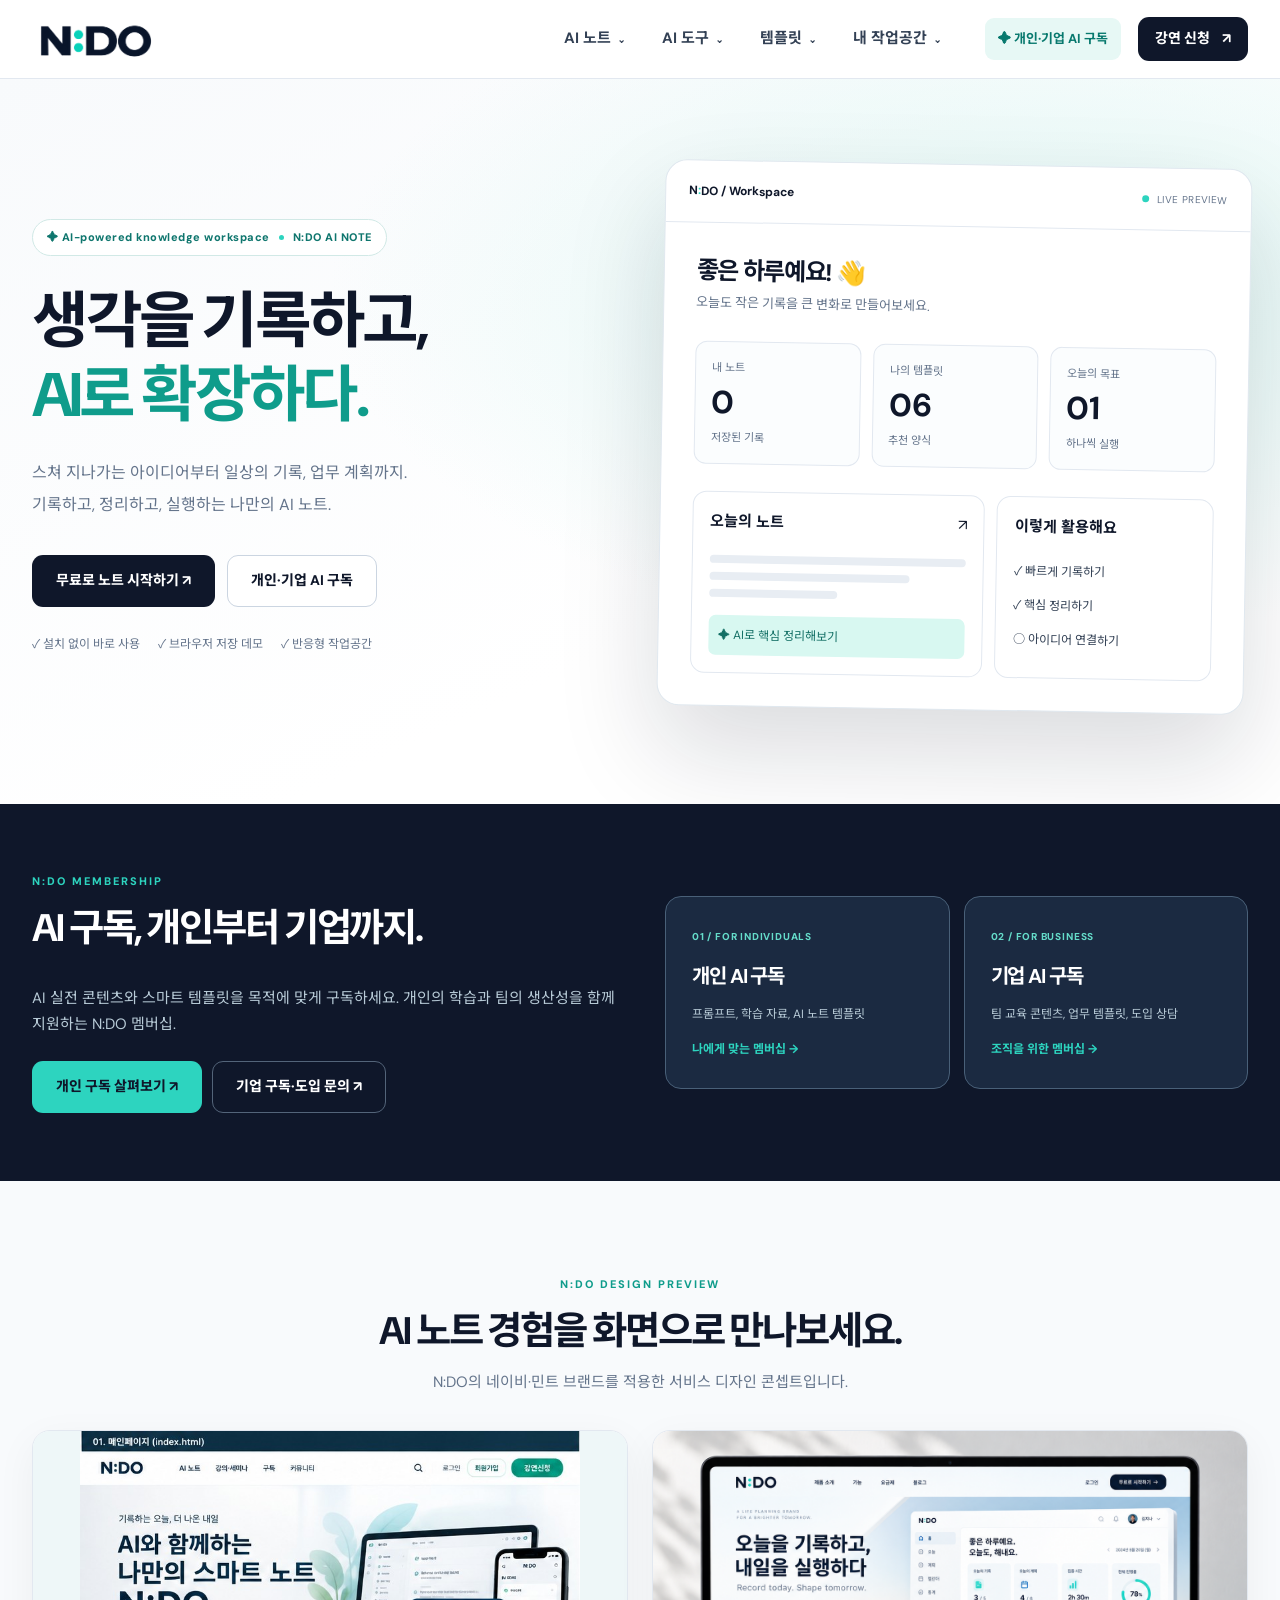
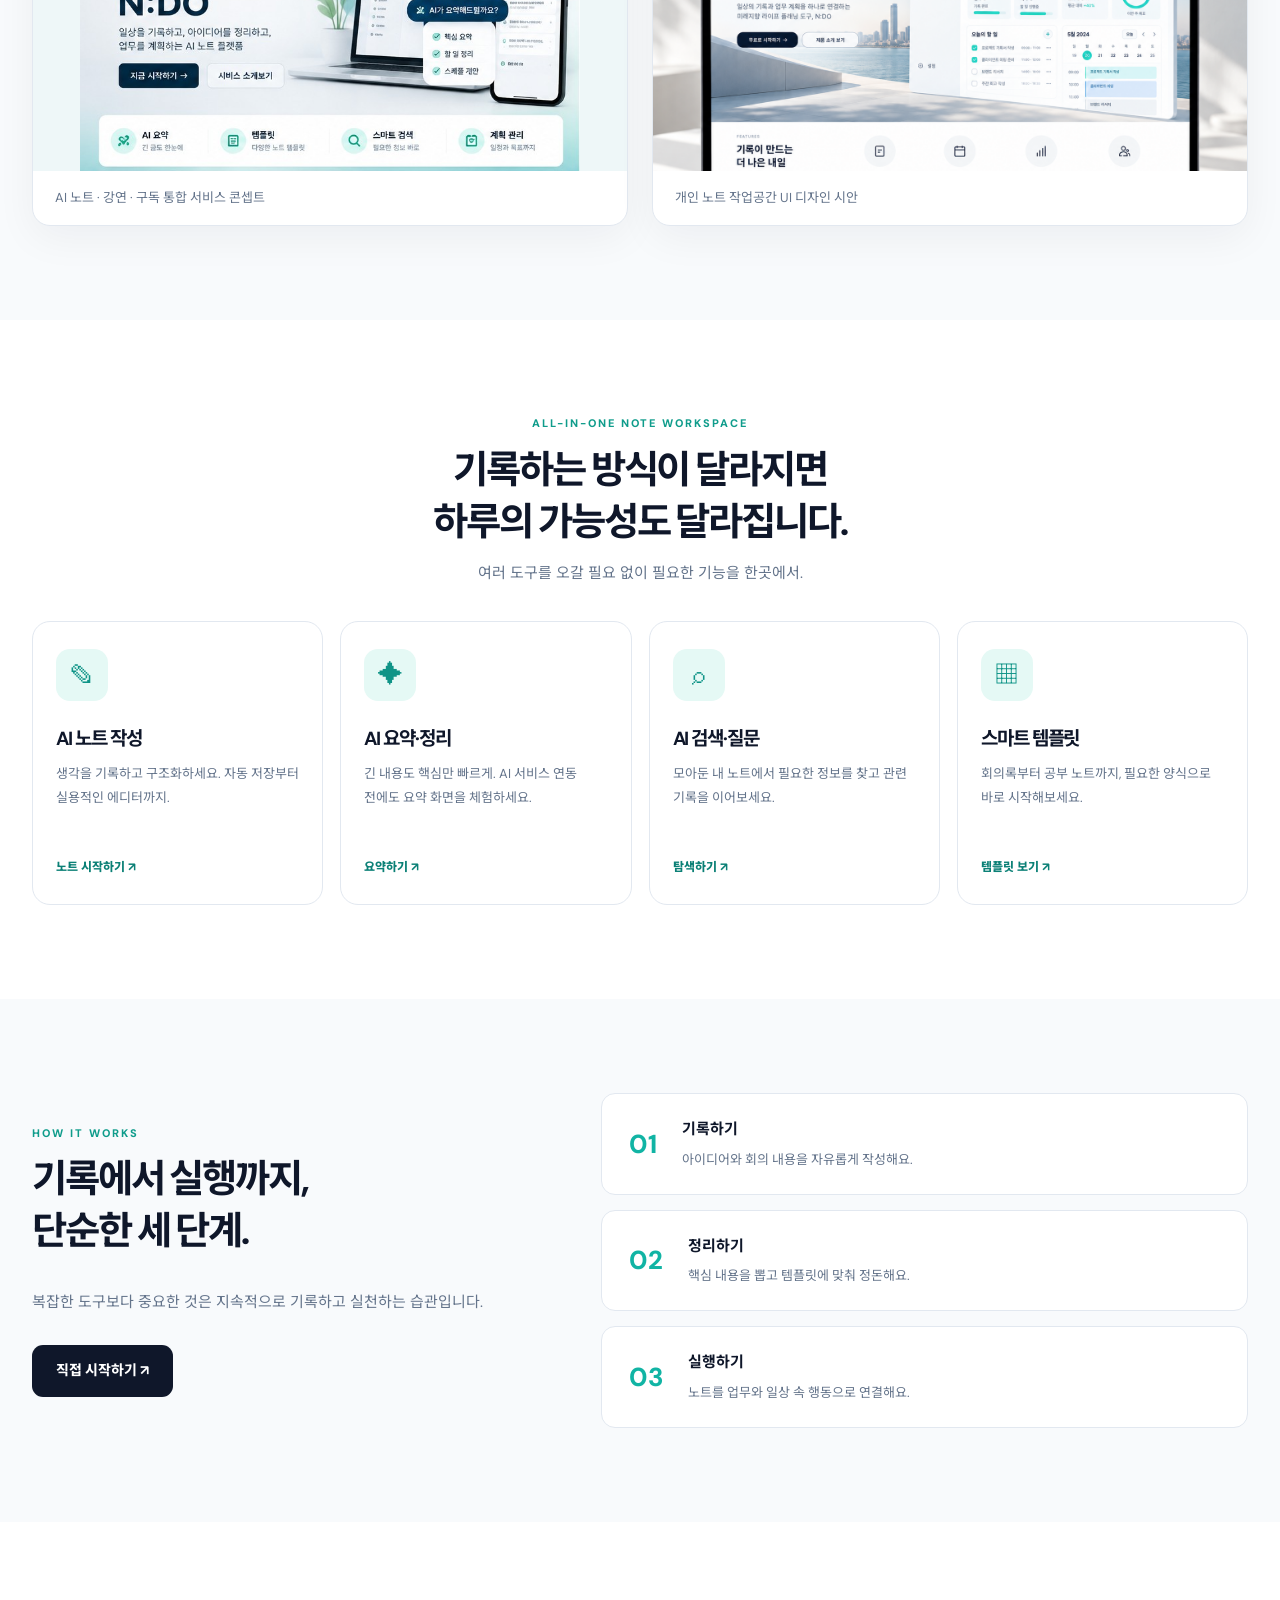
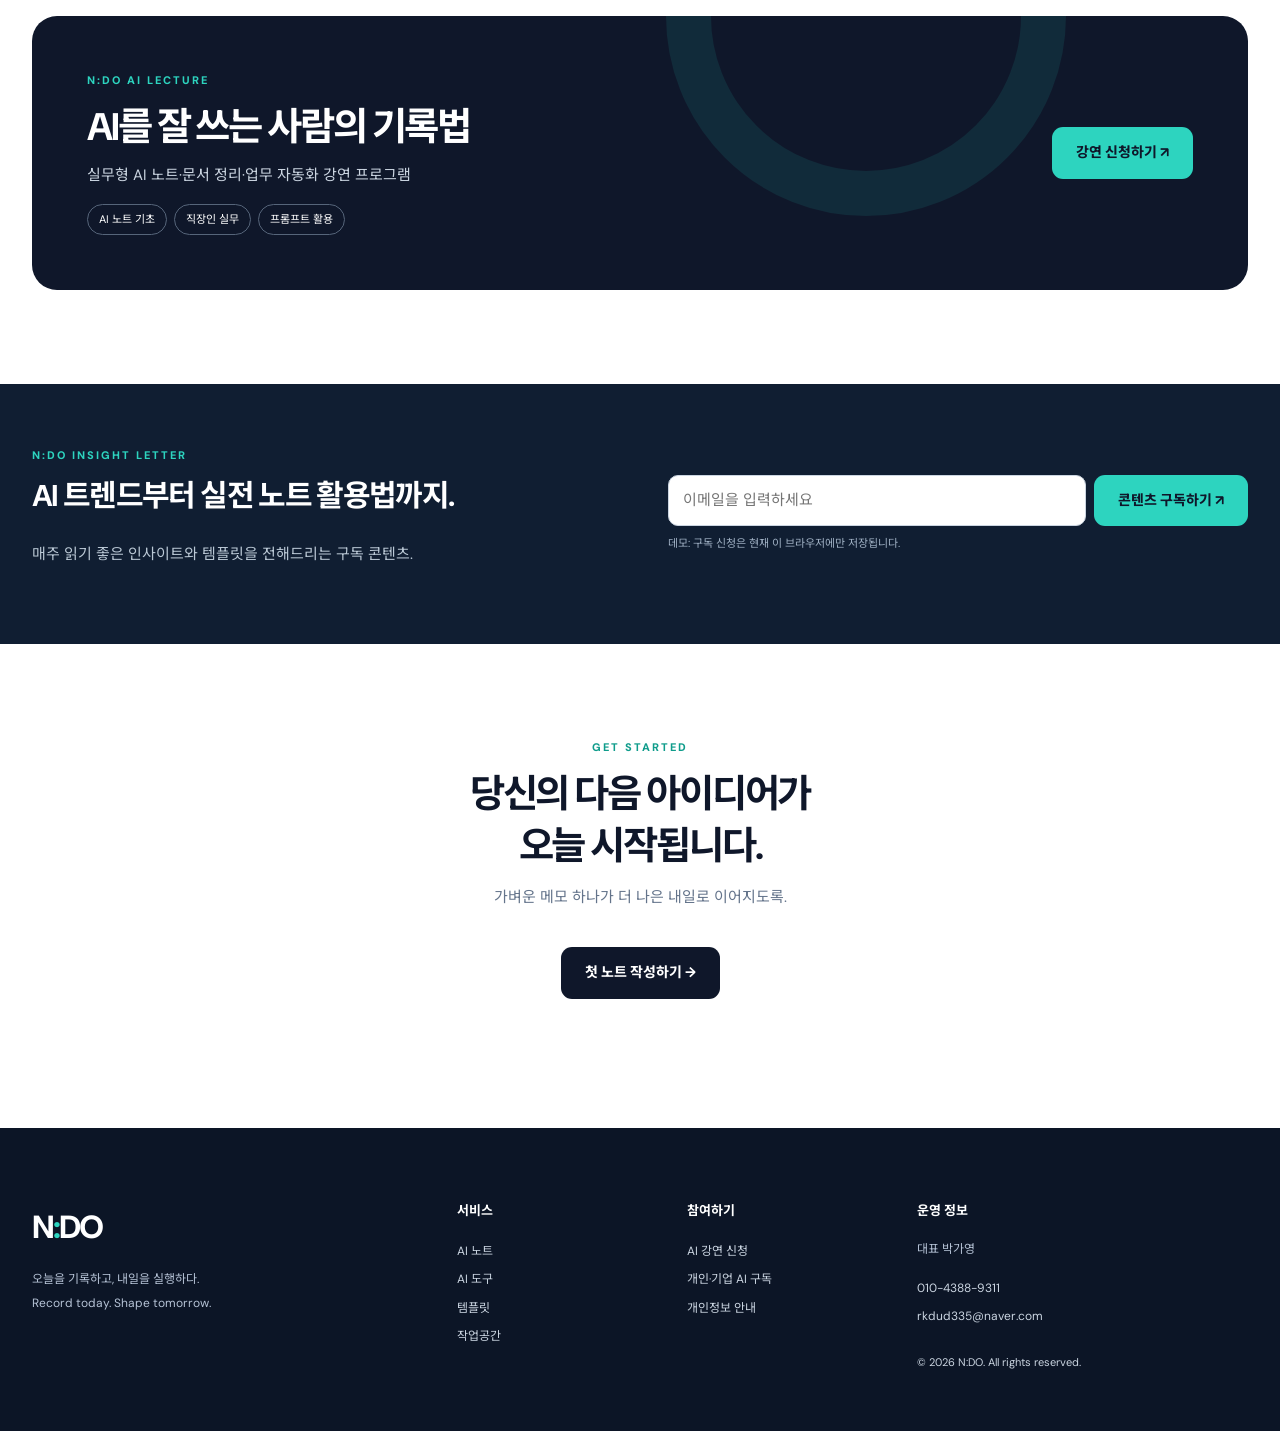
<file: index.html>
<!doctype html><html lang="ko"><head><meta charset="utf-8"><meta name="viewport" content="width=device-width, initial-scale=1"><meta name="theme-color" content="#0F172A"><meta name="description" content="N:DO AI NOTE — AI와 함께 쓰고 정리하는 스마트 지식 작업공간"><link rel="icon" href="assets/logo.png"><link rel="stylesheet" href="css/style.css"><script defer src="js/app.js"></script><title>홈 | N:DO AI NOTE</title></head><body><a class="skip-link" href="#main">본문 바로가기</a><header class="site-header"><div class="container header-inner"><a class="brand" href="index.html" aria-label="N:DO 홈"><img src="assets/logo.png" alt="N:DO 로고"></a><nav class="desktop-nav" aria-label="주 메뉴"><div class="nav-group"><button class="nav-trigger" aria-haspopup="true">AI 노트<span>⌄</span></button><div class="dropdown"><a href="notes-new.html">새 노트 작성<span>↗</span></a><a href="notes.html">내 노트 보관함<span>↗</span></a></div></div><div class="nav-group"><button class="nav-trigger" aria-haspopup="true">AI 도구<span>⌄</span></button><div class="dropdown"><a href="summary.html">AI 요약·정리<span>↗</span></a><a href="search.html">AI 검색·질문<span>↗</span></a></div></div><div class="nav-group"><button class="nav-trigger" aria-haspopup="true">템플릿<span>⌄</span></button><div class="dropdown"><a href="templates.html">추천 템플릿<span>↗</span></a><a href="my-templates.html">내 템플릿<span>↗</span></a></div></div><div class="nav-group"><button class="nav-trigger" aria-haspopup="true">내 작업공간<span>⌄</span></button><div class="dropdown"><a href="dashboard.html">대시보드<span>↗</span></a></div></div></nav><div class="header-actions"><a class="text-link sub-nav-priority" href="subscribe.html">✦ 개인·기업 AI 구독</a><a class="btn btn-primary btn-sm" href="lecture.html">강연 신청 <span>↗</span></a><button class="menu-toggle" aria-label="모바일 메뉴 열기" aria-expanded="false">☰</button></div></div><div class="mobile-nav" id="mobileNav"><a href="index.html">홈</a><details><summary>AI 노트</summary><a href="notes-new.html">새 노트 작성</a><a href="notes.html">내 노트 보관함</a></details><details><summary>AI 도구</summary><a href="summary.html">AI 요약·정리</a><a href="search.html">AI 검색·질문</a></details><details><summary>템플릿</summary><a href="templates.html">추천 템플릿</a><a href="my-templates.html">내 템플릿</a></details><details><summary>내 작업공간</summary><a href="dashboard.html">대시보드</a></details><a href="lecture.html">강연 신청</a><a href="subscribe.html">개인·기업 AI 구독</a></div></header><main id="main"><section class="home-hero"><div class="container hero-layout"><div class="hero-copy"><div class="pill">✦ AI-powered knowledge workspace <span class="pill-dot"></span> N:DO AI NOTE</div><h1>생각을 기록하고,<br><em>AI로 확장하다.</em></h1><p>스쳐 지나가는 아이디어부터 일상의 기록, 업무 계획까지.<br>기록하고, 정리하고, 실행하는 나만의 AI 노트.</p><div class="hero-buttons"><a class="btn btn-primary" href="notes-new.html">무료로 노트 시작하기 ↗</a><a class="btn btn-outline" href="subscribe.html">개인·기업 AI 구독</a></div><div class="hero-proof"><span>✓ 설치 없이 바로 사용</span><span>✓ 브라우저 저장 데모</span><span>✓ 반응형 작업공간</span></div></div><div class="hero-dashboard"><div class="dash-top"><b>N<span>:</span>DO / Workspace</b><span class="online"><i></i> LIVE PREVIEW</span></div><div class="preview-content"><h3>좋은 하루예요! 👋</h3><p>오늘도 작은 기록을 큰 변화로 만들어보세요.</p><div class="mini-stats"><div><small>내 노트</small><strong data-stat="notes">0</strong><span>저장된 기록</span></div><div><small>나의 템플릿</small><strong>06</strong><span>추천 양식</span></div><div><small>오늘의 목표</small><strong>01</strong><span>하나씩 실행</span></div></div><div class="preview-bottom"><div class="preview-note"><div class="preview-heading"><b>오늘의 노트</b><span>↗</span></div><div class="fake-line full"></div><div class="fake-line"></div><div class="fake-line short"></div><div class="note-highlight">✦ AI로 핵심 정리해보기</div></div><div class="preview-tasks"><b>이렇게 활용해요</b><div>✓ 빠르게 기록하기</div><div>✓ 핵심 정리하기</div><div>○ 아이디어 연결하기</div></div></div></div></div></div></section><section class="home-membership"><div class="container home-membership-inner"><div><span class="eyebrow mint">N:DO MEMBERSHIP</span><h2>AI 구독, 개인부터 기업까지.</h2><p>AI 실전 콘텐츠와 스마트 템플릿을 목적에 맞게 구독하세요. 개인의 학습과 팀의 생산성을 함께 지원하는 N:DO 멤버십.</p><div class="home-member-actions"><a class="btn btn-mint" href="subscribe.html?type=personal">개인 구독 살펴보기 ↗</a><a class="btn btn-outline" href="subscribe.html?type=business">기업 구독·도입 문의 ↗</a></div></div><div class="membership-teasers"><a href="subscribe.html?type=personal"><span>01 / FOR INDIVIDUALS</span><h3>개인 AI 구독</h3><p>프롬프트, 학습 자료, AI 노트 템플릿</p><b>나에게 맞는 멤버십 →</b></a><a href="subscribe.html?type=business"><span>02 / FOR BUSINESS</span><h3>기업 AI 구독</h3><p>팀 교육 콘텐츠, 업무 템플릿, 도입 상담</p><b>조직을 위한 멤버십 →</b></a></div></div></section><section class="visual-showcase section"><div class="container"><div class="section-heading center"><span class="eyebrow">N:DO DESIGN PREVIEW</span><h2>AI 노트 경험을 화면으로 만나보세요.</h2><p>N:DO의 네이비·민트 브랜드를 적용한 서비스 디자인 콘셉트입니다.</p></div><div class="visual-gallery"><figure class="visual-feature"><img src="assets/ndo-home-visual.jpg" alt="N:DO AI 노트 메인 홈페이지 디자인 콘셉트" loading="eager"><figcaption>AI 노트 · 강연 · 구독 통합 서비스 콘셉트</figcaption></figure><figure class="visual-feature"><img src="assets/site-preview.png" alt="N:DO 대시보드 디자인 시안" loading="lazy"><figcaption>개인 노트 작업공간 UI 디자인 시안</figcaption></figure></div></div></section><section class="section"><div class="container"><div class="section-heading center"><span class="eyebrow">ALL-IN-ONE NOTE WORKSPACE</span><h2>기록하는 방식이 달라지면<br>하루의 가능성도 달라집니다.</h2><p>여러 도구를 오갈 필요 없이 필요한 기능을 한곳에서.</p></div><div class="feature-grid"><a class="feature-card" href="notes-new.html"><span class="icon-tile">✎</span><h3>AI 노트 작성</h3><p>생각을 기록하고 구조화하세요. 자동 저장부터 실용적인 에디터까지.</p><span class="feature-more">노트 시작하기 ↗</span></a><a class="feature-card" href="summary.html"><span class="icon-tile">✦</span><h3>AI 요약·정리</h3><p>긴 내용도 핵심만 빠르게. AI 서비스 연동 전에도 요약 화면을 체험하세요.</p><span class="feature-more">요약하기 ↗</span></a><a class="feature-card" href="search.html"><span class="icon-tile">⌕</span><h3>AI 검색·질문</h3><p>모아둔 내 노트에서 필요한 정보를 찾고 관련 기록을 이어보세요.</p><span class="feature-more">탐색하기 ↗</span></a><a class="feature-card" href="templates.html"><span class="icon-tile">▦</span><h3>스마트 템플릿</h3><p>회의록부터 공부 노트까지, 필요한 양식으로 바로 시작해보세요.</p><span class="feature-more">템플릿 보기 ↗</span></a></div></div></section><section class="section soft-section"><div class="container split-section"><div><span class="eyebrow">HOW IT WORKS</span><h2>기록에서 실행까지,<br>단순한 세 단계.</h2><p>복잡한 도구보다 중요한 것은 지속적으로 기록하고 실천하는 습관입니다.</p><a class="btn btn-primary" href="notes-new.html">직접 시작하기 ↗</a></div><div class="steps"><div><span>01</span><div><b>기록하기</b><p>아이디어와 회의 내용을 자유롭게 작성해요.</p></div></div><div><span>02</span><div><b>정리하기</b><p>핵심 내용을 뽑고 템플릿에 맞춰 정돈해요.</p></div></div><div><span>03</span><div><b>실행하기</b><p>노트를 업무와 일상 속 행동으로 연결해요.</p></div></div></div></div></section><section class="section"><div class="container"><div class="lecture-banner"><div><span class="eyebrow mint">N:DO AI LECTURE</span><h2>AI를 잘 쓰는 사람의 기록법</h2><p>실무형 AI 노트·문서 정리·업무 자동화 강연 프로그램</p><div class="tagrow"><span>AI 노트 기초</span><span>직장인 실무</span><span>프롬프트 활용</span></div></div><a class="btn btn-mint" href="lecture.html">강연 신청하기 ↗</a></div></div></section><section class="subscribe-band"><div class="container subscribe-inner"><div><div class="eyebrow mint">N:DO INSIGHT LETTER</div><h2>AI 트렌드부터 실전 노트 활용법까지.</h2><p>매주 읽기 좋은 인사이트와 템플릿을 전해드리는 구독 콘텐츠.</p></div><form class="inline-subscribe" data-local-form="subscribe"><label class="sr-only" for="homeEmail">이메일 주소</label><input id="homeEmail" name="email" type="email" placeholder="이메일을 입력하세요" required><button class="btn btn-mint" type="submit">콘텐츠 구독하기 ↗</button><small>데모: 구독 신청은 현재 이 브라우저에만 저장됩니다.</small></form></div></section><section class="section"><div class="container section-heading center"><span class="eyebrow">GET STARTED</span><h2>당신의 다음 아이디어가<br>오늘 시작됩니다.</h2><p>가벼운 메모 하나가 더 나은 내일로 이어지도록.</p><a class="btn btn-primary" href="notes-new.html">첫 노트 작성하기 →</a></div></section></main><footer class="footer"><div class="container footer-grid"><div><a class="footer-brand" href="index.html">N<span>:</span>DO</a><p>오늘을 기록하고, 내일을 실행하다.<br>Record today. Shape tomorrow.</p></div><div><b>서비스</b><a href="notes-new.html">AI 노트</a><a href="summary.html">AI 도구</a><a href="templates.html">템플릿</a><a href="dashboard.html">작업공간</a></div><div><b>참여하기</b><a href="lecture.html">AI 강연 신청</a><a href="subscribe.html">개인·기업 AI 구독</a><a href="privacy.html">개인정보 안내</a></div><div><b>운영 정보</b><p>대표 박가영</p><a href="tel:01043889311">010-4388-9311</a><a href="mailto:rkdud335@naver.com">rkdud335@naver.com</a><small>© 2026 N:DO. All rights reserved.</small></div></div></footer><div class="toast" role="status" aria-live="polite"></div></body></html>
</file>
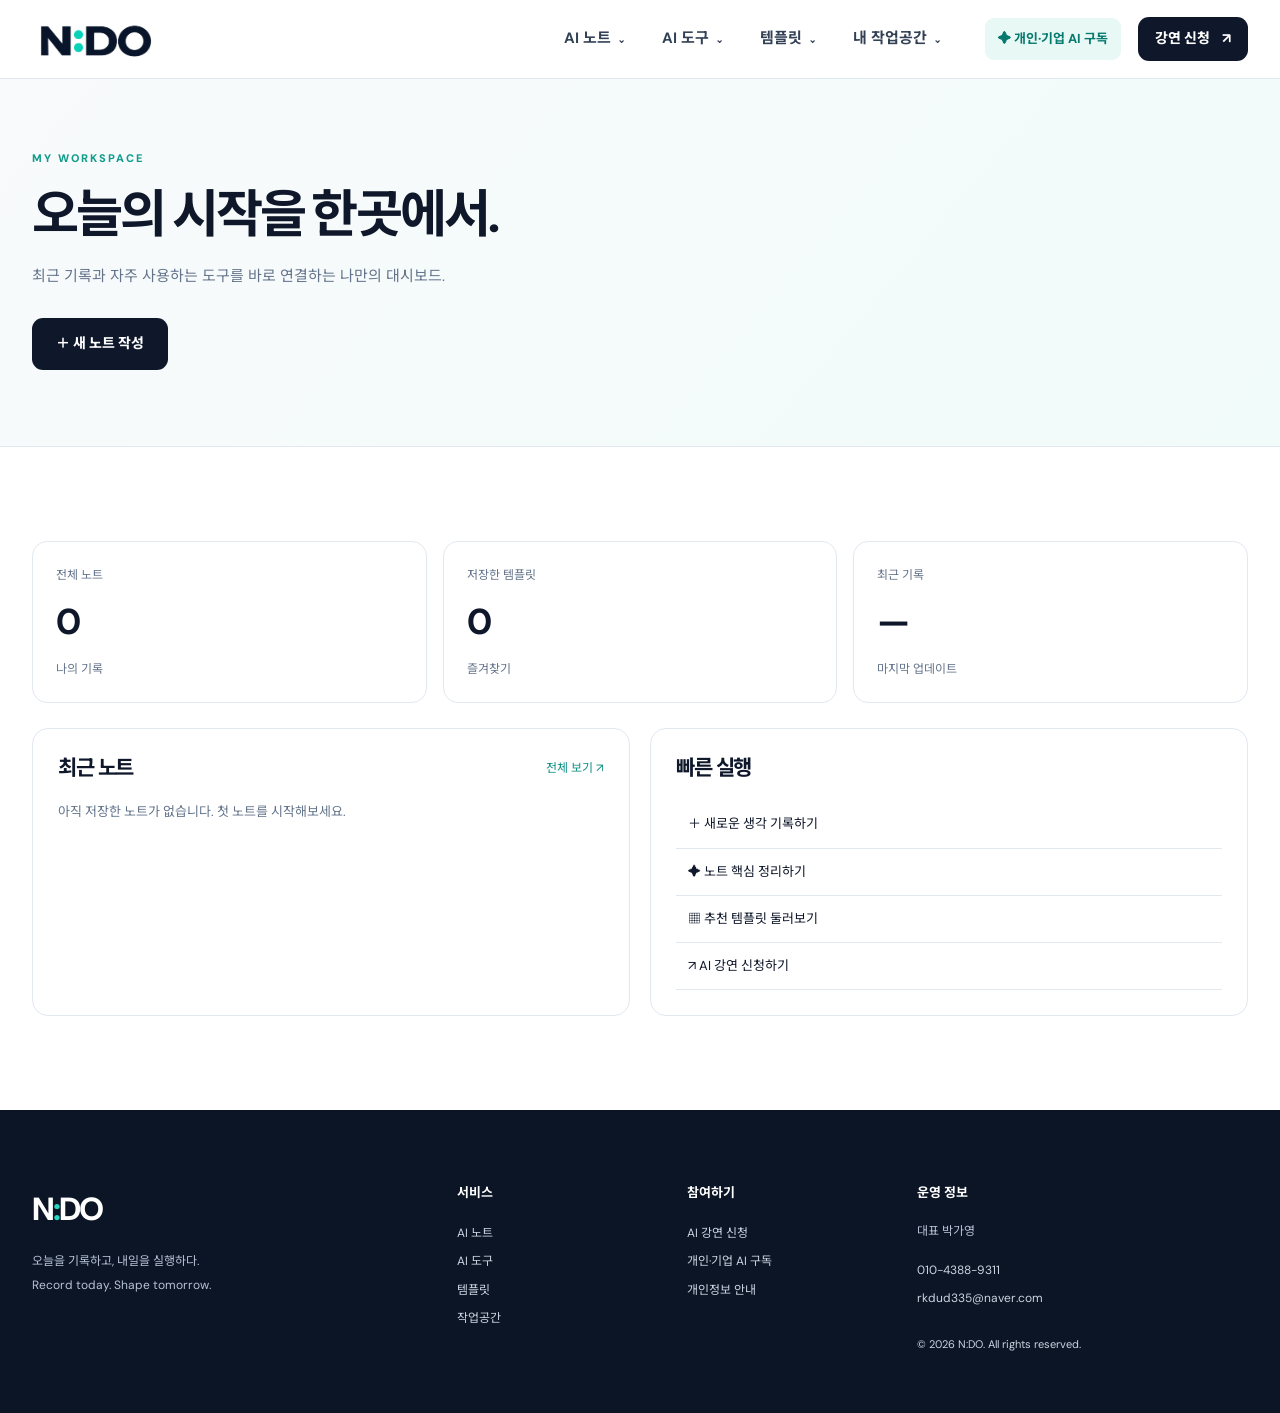
<file: dashboard.html>
<!doctype html><html lang="ko"><head><meta charset="utf-8"><meta name="viewport" content="width=device-width, initial-scale=1"><meta name="theme-color" content="#0F172A"><meta name="description" content="N:DO AI NOTE — AI와 함께 쓰고 정리하는 스마트 지식 작업공간"><link rel="icon" href="assets/logo.png"><link rel="stylesheet" href="css/style.css"><script defer src="js/app.js"></script><title>내 작업공간 | N:DO AI NOTE</title></head><body><a class="skip-link" href="#main">본문 바로가기</a><header class="site-header"><div class="container header-inner"><a class="brand" href="index.html" aria-label="N:DO 홈"><img src="assets/logo.png" alt="N:DO 로고"></a><nav class="desktop-nav" aria-label="주 메뉴"><div class="nav-group"><button class="nav-trigger" aria-haspopup="true">AI 노트<span>⌄</span></button><div class="dropdown"><a href="notes-new.html">새 노트 작성<span>↗</span></a><a href="notes.html">내 노트 보관함<span>↗</span></a></div></div><div class="nav-group"><button class="nav-trigger" aria-haspopup="true">AI 도구<span>⌄</span></button><div class="dropdown"><a href="summary.html">AI 요약·정리<span>↗</span></a><a href="search.html">AI 검색·질문<span>↗</span></a></div></div><div class="nav-group"><button class="nav-trigger" aria-haspopup="true">템플릿<span>⌄</span></button><div class="dropdown"><a href="templates.html">추천 템플릿<span>↗</span></a><a href="my-templates.html">내 템플릿<span>↗</span></a></div></div><div class="nav-group"><button class="nav-trigger" aria-haspopup="true">내 작업공간<span>⌄</span></button><div class="dropdown"><a href="dashboard.html">대시보드<span>↗</span></a></div></div></nav><div class="header-actions"><a class="text-link sub-nav-priority" href="subscribe.html">✦ 개인·기업 AI 구독</a><a class="btn btn-primary btn-sm" href="lecture.html">강연 신청 <span>↗</span></a><button class="menu-toggle" aria-label="모바일 메뉴 열기" aria-expanded="false">☰</button></div></div><div class="mobile-nav" id="mobileNav"><a href="index.html">홈</a><details><summary>AI 노트</summary><a href="notes-new.html">새 노트 작성</a><a href="notes.html">내 노트 보관함</a></details><details><summary>AI 도구</summary><a href="summary.html">AI 요약·정리</a><a href="search.html">AI 검색·질문</a></details><details><summary>템플릿</summary><a href="templates.html">추천 템플릿</a><a href="my-templates.html">내 템플릿</a></details><details><summary>내 작업공간</summary><a href="dashboard.html">대시보드</a></details><a href="lecture.html">강연 신청</a><a href="subscribe.html">개인·기업 AI 구독</a></div></header><main id="main"><div class="page-hero"><div class="container"><div class="eyebrow">MY WORKSPACE</div><h1>오늘의 시작을 한곳에서.</h1><p>최근 기록과 자주 사용하는 도구를 바로 연결하는 나만의 대시보드.</p><a href="notes-new.html" class="btn btn-primary">＋ 새 노트 작성</a></div></div><section class="section container"><div class="kpi-grid"><article><small>전체 노트</small><strong id="totalNotes">0</strong><span>나의 기록</span></article><article><small>저장한 템플릿</small><strong id="favCount">0</strong><span>즐겨찾기</span></article><article><small>최근 기록</small><strong id="lastUpdated">—</strong><span>마지막 업데이트</span></article></div><div class="dashboard-panels"><div class="panel"><div class="panel-title"><h2>최근 노트</h2><a href="notes.html">전체 보기 ↗</a></div><div id="recentNotes"></div></div><div class="panel"><div class="panel-title"><h2>빠른 실행</h2></div><div class="quick-links"><a href="notes-new.html">＋ 새로운 생각 기록하기</a><a href="summary.html">✦ 노트 핵심 정리하기</a><a href="templates.html">▦ 추천 템플릿 둘러보기</a><a href="lecture.html">↗ AI 강연 신청하기</a></div></div></div></section></main><footer class="footer"><div class="container footer-grid"><div><a class="footer-brand" href="index.html">N<span>:</span>DO</a><p>오늘을 기록하고, 내일을 실행하다.<br>Record today. Shape tomorrow.</p></div><div><b>서비스</b><a href="notes-new.html">AI 노트</a><a href="summary.html">AI 도구</a><a href="templates.html">템플릿</a><a href="dashboard.html">작업공간</a></div><div><b>참여하기</b><a href="lecture.html">AI 강연 신청</a><a href="subscribe.html">개인·기업 AI 구독</a><a href="privacy.html">개인정보 안내</a></div><div><b>운영 정보</b><p>대표 박가영</p><a href="tel:01043889311">010-4388-9311</a><a href="mailto:rkdud335@naver.com">rkdud335@naver.com</a><small>© 2026 N:DO. All rights reserved.</small></div></div></footer><div class="toast" role="status" aria-live="polite"></div></body></html>
</file>
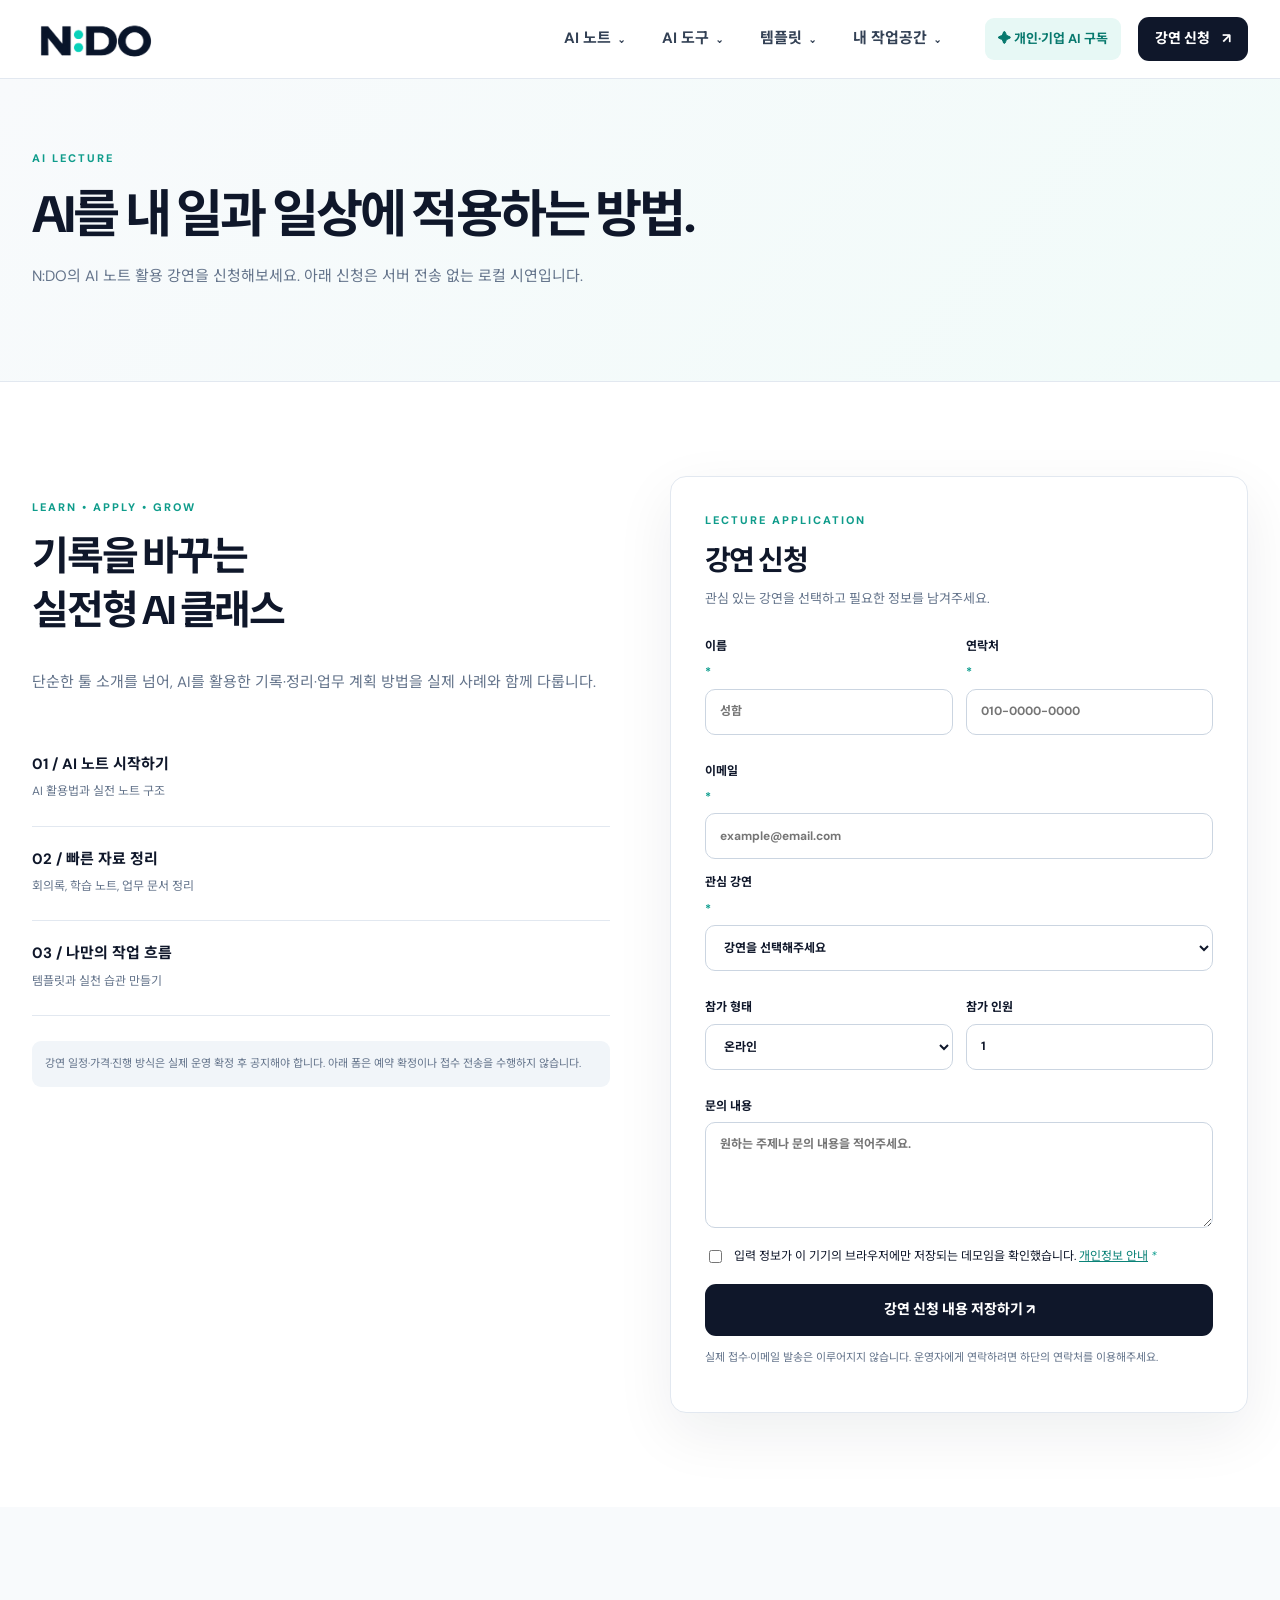
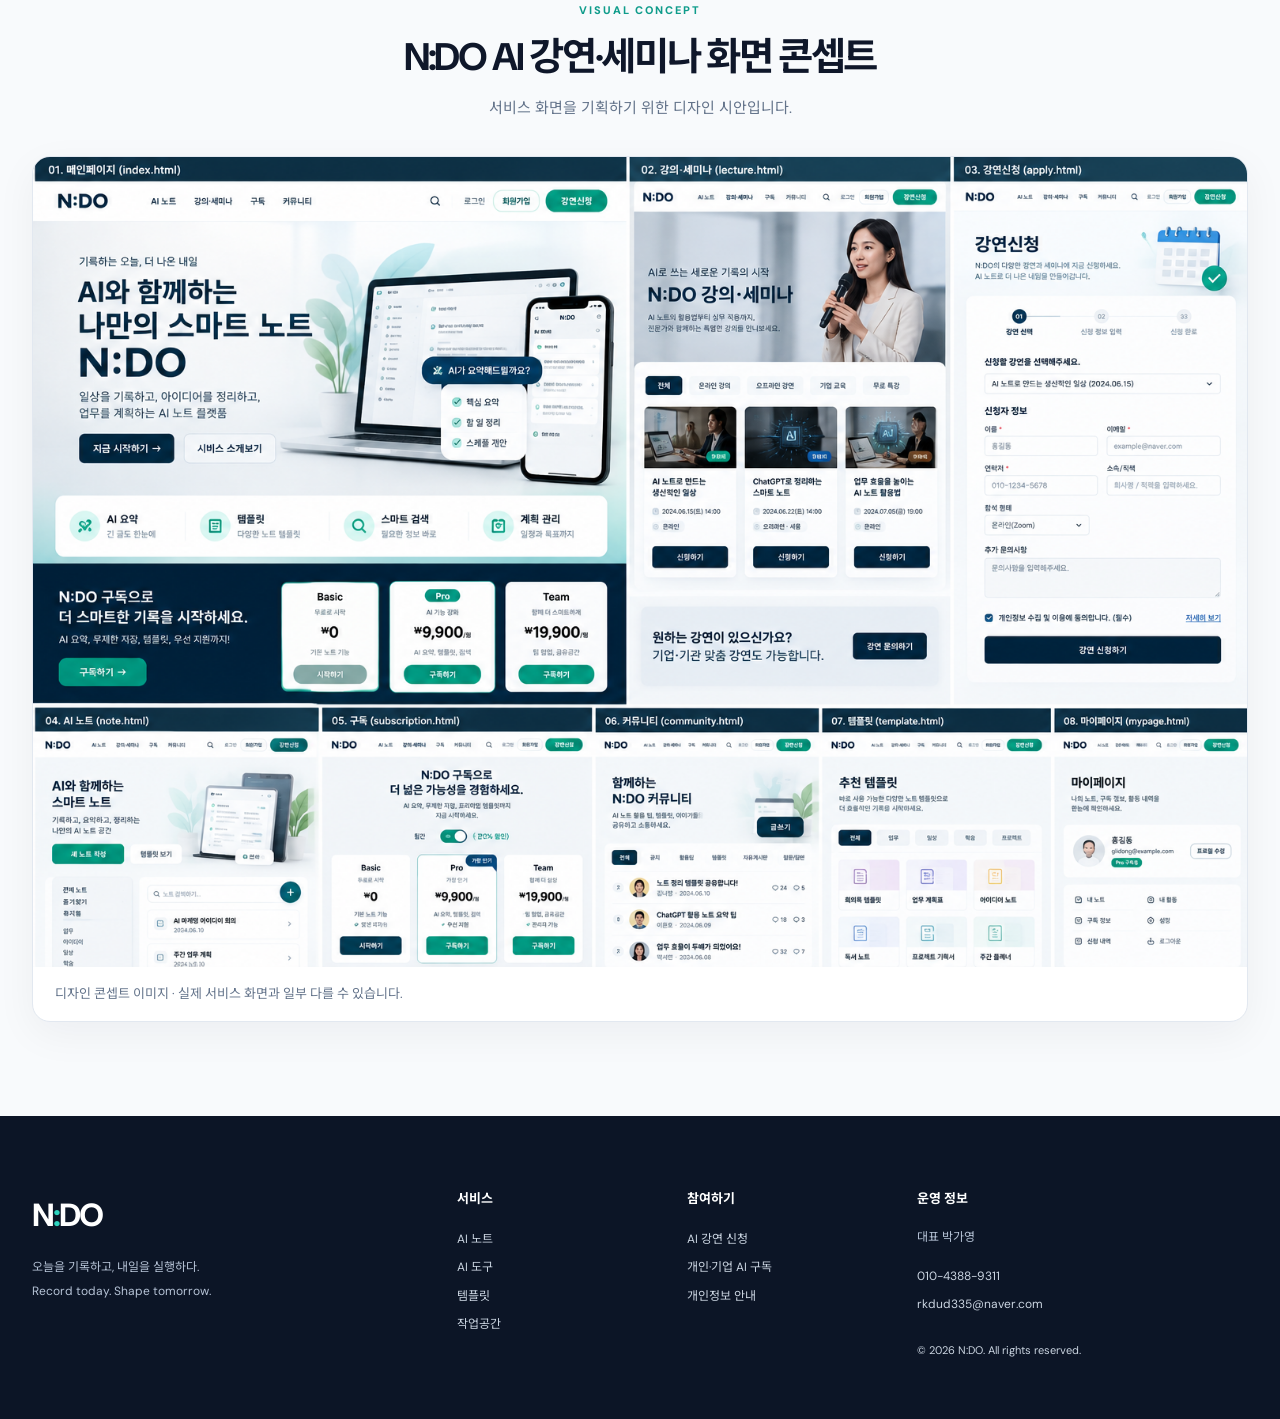
<file: lecture.html>
<!doctype html><html lang="ko"><head><meta charset="utf-8"><meta name="viewport" content="width=device-width, initial-scale=1"><meta name="theme-color" content="#0F172A"><meta name="description" content="N:DO AI NOTE — AI와 함께 쓰고 정리하는 스마트 지식 작업공간"><link rel="icon" href="assets/logo.png"><link rel="stylesheet" href="css/style.css"><script defer src="js/app.js"></script><title>AI 강연 신청 | N:DO AI NOTE</title></head><body><a class="skip-link" href="#main">본문 바로가기</a><header class="site-header"><div class="container header-inner"><a class="brand" href="index.html" aria-label="N:DO 홈"><img src="assets/logo.png" alt="N:DO 로고"></a><nav class="desktop-nav" aria-label="주 메뉴"><div class="nav-group"><button class="nav-trigger" aria-haspopup="true">AI 노트<span>⌄</span></button><div class="dropdown"><a href="notes-new.html">새 노트 작성<span>↗</span></a><a href="notes.html">내 노트 보관함<span>↗</span></a></div></div><div class="nav-group"><button class="nav-trigger" aria-haspopup="true">AI 도구<span>⌄</span></button><div class="dropdown"><a href="summary.html">AI 요약·정리<span>↗</span></a><a href="search.html">AI 검색·질문<span>↗</span></a></div></div><div class="nav-group"><button class="nav-trigger" aria-haspopup="true">템플릿<span>⌄</span></button><div class="dropdown"><a href="templates.html">추천 템플릿<span>↗</span></a><a href="my-templates.html">내 템플릿<span>↗</span></a></div></div><div class="nav-group"><button class="nav-trigger" aria-haspopup="true">내 작업공간<span>⌄</span></button><div class="dropdown"><a href="dashboard.html">대시보드<span>↗</span></a></div></div></nav><div class="header-actions"><a class="text-link sub-nav-priority" href="subscribe.html">✦ 개인·기업 AI 구독</a><a class="btn btn-primary btn-sm" href="lecture.html">강연 신청 <span>↗</span></a><button class="menu-toggle" aria-label="모바일 메뉴 열기" aria-expanded="false">☰</button></div></div><div class="mobile-nav" id="mobileNav"><a href="index.html">홈</a><details><summary>AI 노트</summary><a href="notes-new.html">새 노트 작성</a><a href="notes.html">내 노트 보관함</a></details><details><summary>AI 도구</summary><a href="summary.html">AI 요약·정리</a><a href="search.html">AI 검색·질문</a></details><details><summary>템플릿</summary><a href="templates.html">추천 템플릿</a><a href="my-templates.html">내 템플릿</a></details><details><summary>내 작업공간</summary><a href="dashboard.html">대시보드</a></details><a href="lecture.html">강연 신청</a><a href="subscribe.html">개인·기업 AI 구독</a></div></header><main id="main"><div class="page-hero"><div class="container"><div class="eyebrow">AI LECTURE</div><h1>AI를 내 일과 일상에 적용하는 방법.</h1><p>N:DO의 AI 노트 활용 강연을 신청해보세요. 아래 신청은 서버 전송 없는 로컬 시연입니다.</p></div></div><section class="section container"><div class="form-layout"><div class="lecture-info"><div class="eyebrow">LEARN • APPLY • GROW</div><h2>기록을 바꾸는<br>실전형 AI 클래스</h2><p>단순한 툴 소개를 넘어, AI를 활용한 기록·정리·업무 계획 방법을 실제 사례와 함께 다룹니다.</p><div class="lecture-points"><div><b>01 / AI 노트 시작하기</b><p>AI 활용법과 실전 노트 구조</p></div><div><b>02 / 빠른 자료 정리</b><p>회의록, 학습 노트, 업무 문서 정리</p></div><div><b>03 / 나만의 작업 흐름</b><p>템플릿과 실천 습관 만들기</p></div></div><p class="notice">강연 일정·가격·진행 방식은 실제 운영 확정 후 공지해야 합니다. 아래 폼은 예약 확정이나 접수 전송을 수행하지 않습니다.</p></div><form class="form-card" id="lectureForm" data-local-form="lecture"><span class="eyebrow">LECTURE APPLICATION</span><h2>강연 신청</h2><p>관심 있는 강연을 선택하고 필요한 정보를 남겨주세요.</p><div class="form-row"><label class="field">이름 <span>*</span><input name="name" required maxlength="50" placeholder="성함"></label><label class="field">연락처 <span>*</span><input type="tel" name="phone" required pattern="[0-9+() -]{9,20}" placeholder="010-0000-0000"></label></div><label class="field">이메일 <span>*</span><input type="email" name="email" required placeholder="example@email.com"></label><label class="field">관심 강연 <span>*</span><select name="topic" required><option value="">강연을 선택해주세요</option><option>AI 노트 입문 & 생산성</option><option>AI 활용 업무 계획</option><option>AI 문서 요약·정리 실습</option><option>단체·기업 강연 문의</option></select></label><div class="form-row"><label class="field">참가 형태 <select name="type"><option>온라인</option><option>오프라인</option><option>협의 필요</option></select></label><label class="field">참가 인원 <input name="people" type="number" min="1" max="200" value="1"></label></div><label class="field">문의 내용 <textarea name="message" rows="4" placeholder="원하는 주제나 문의 내용을 적어주세요."></textarea></label><label class="check-field"><input type="checkbox" required name="consent"> <span>입력 정보가 이 기기의 브라우저에만 저장되는 데모임을 확인했습니다. <a href="privacy.html">개인정보 안내</a> <em>*</em></span></label><button type="submit" class="btn btn-primary btn-block">강연 신청 내용 저장하기 ↗</button><small class="form-note">실제 접수·이메일 발송은 이루어지지 않습니다. 운영자에게 연락하려면 하단의 연락처를 이용해주세요.</small><div class="form-feedback" aria-live="polite"></div></form></div></section><section class="section visual-showcase"><div class="container"><div class="section-heading center"><span class="eyebrow">VISUAL CONCEPT</span><h2>N:DO AI 강연·세미나 화면 콘셉트</h2><p>서비스 화면을 기획하기 위한 디자인 시안입니다.</p></div><figure class="concept-board"><img src="assets/ndo-page-concepts.png" alt="N:DO AI 노트와 구독, 강연 신청 등 페이지별 디자인 예시" loading="lazy"><figcaption>디자인 콘셉트 이미지 · 실제 서비스 화면과 일부 다를 수 있습니다.</figcaption></figure></div></section></main><footer class="footer"><div class="container footer-grid"><div><a class="footer-brand" href="index.html">N<span>:</span>DO</a><p>오늘을 기록하고, 내일을 실행하다.<br>Record today. Shape tomorrow.</p></div><div><b>서비스</b><a href="notes-new.html">AI 노트</a><a href="summary.html">AI 도구</a><a href="templates.html">템플릿</a><a href="dashboard.html">작업공간</a></div><div><b>참여하기</b><a href="lecture.html">AI 강연 신청</a><a href="subscribe.html">개인·기업 AI 구독</a><a href="privacy.html">개인정보 안내</a></div><div><b>운영 정보</b><p>대표 박가영</p><a href="tel:01043889311">010-4388-9311</a><a href="mailto:rkdud335@naver.com">rkdud335@naver.com</a><small>© 2026 N:DO. All rights reserved.</small></div></div></footer><div class="toast" role="status" aria-live="polite"></div></body></html>
</file>
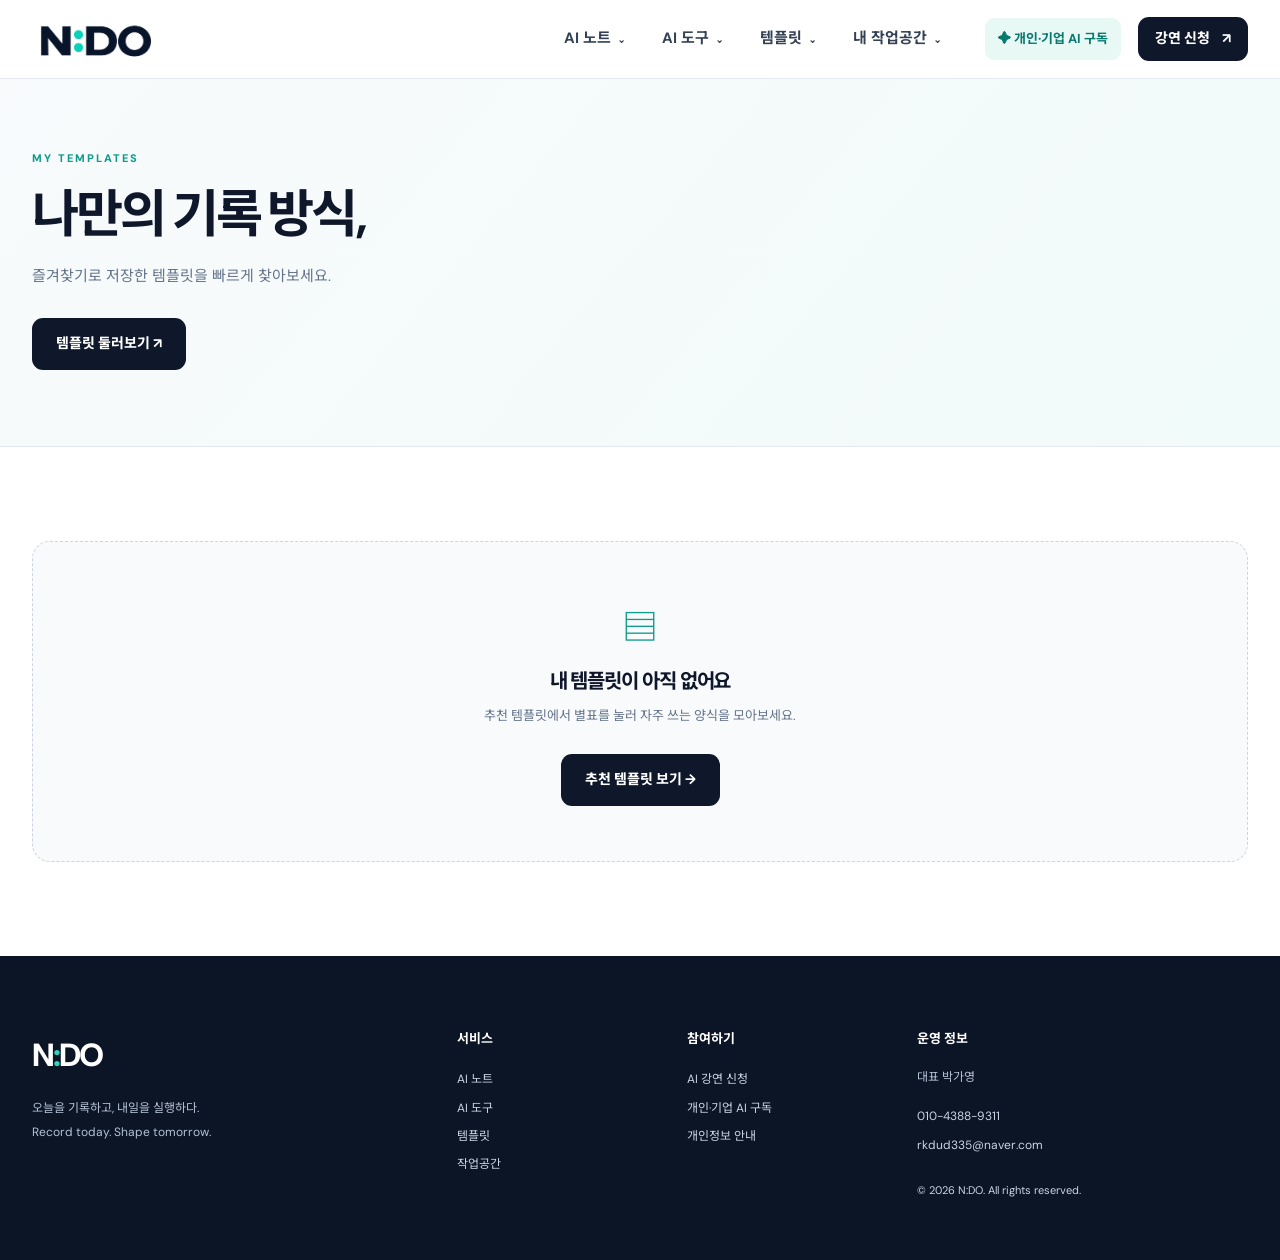
<file: my-templates.html>
<!doctype html><html lang="ko"><head><meta charset="utf-8"><meta name="viewport" content="width=device-width, initial-scale=1"><meta name="theme-color" content="#0F172A"><meta name="description" content="N:DO AI NOTE — AI와 함께 쓰고 정리하는 스마트 지식 작업공간"><link rel="icon" href="assets/logo.png"><link rel="stylesheet" href="css/style.css"><script defer src="js/app.js"></script><title>내 템플릿 | N:DO AI NOTE</title></head><body><a class="skip-link" href="#main">본문 바로가기</a><header class="site-header"><div class="container header-inner"><a class="brand" href="index.html" aria-label="N:DO 홈"><img src="assets/logo.png" alt="N:DO 로고"></a><nav class="desktop-nav" aria-label="주 메뉴"><div class="nav-group"><button class="nav-trigger" aria-haspopup="true">AI 노트<span>⌄</span></button><div class="dropdown"><a href="notes-new.html">새 노트 작성<span>↗</span></a><a href="notes.html">내 노트 보관함<span>↗</span></a></div></div><div class="nav-group"><button class="nav-trigger" aria-haspopup="true">AI 도구<span>⌄</span></button><div class="dropdown"><a href="summary.html">AI 요약·정리<span>↗</span></a><a href="search.html">AI 검색·질문<span>↗</span></a></div></div><div class="nav-group"><button class="nav-trigger" aria-haspopup="true">템플릿<span>⌄</span></button><div class="dropdown"><a href="templates.html">추천 템플릿<span>↗</span></a><a href="my-templates.html">내 템플릿<span>↗</span></a></div></div><div class="nav-group"><button class="nav-trigger" aria-haspopup="true">내 작업공간<span>⌄</span></button><div class="dropdown"><a href="dashboard.html">대시보드<span>↗</span></a></div></div></nav><div class="header-actions"><a class="text-link sub-nav-priority" href="subscribe.html">✦ 개인·기업 AI 구독</a><a class="btn btn-primary btn-sm" href="lecture.html">강연 신청 <span>↗</span></a><button class="menu-toggle" aria-label="모바일 메뉴 열기" aria-expanded="false">☰</button></div></div><div class="mobile-nav" id="mobileNav"><a href="index.html">홈</a><details><summary>AI 노트</summary><a href="notes-new.html">새 노트 작성</a><a href="notes.html">내 노트 보관함</a></details><details><summary>AI 도구</summary><a href="summary.html">AI 요약·정리</a><a href="search.html">AI 검색·질문</a></details><details><summary>템플릿</summary><a href="templates.html">추천 템플릿</a><a href="my-templates.html">내 템플릿</a></details><details><summary>내 작업공간</summary><a href="dashboard.html">대시보드</a></details><a href="lecture.html">강연 신청</a><a href="subscribe.html">개인·기업 AI 구독</a></div></header><main id="main"><div class="page-hero"><div class="container"><div class="eyebrow">MY TEMPLATES</div><h1>나만의 기록 방식,</h1><p>즐겨찾기로 저장한 템플릿을 빠르게 찾아보세요.</p><a href="templates.html" class="btn btn-primary">템플릿 둘러보기 ↗</a></div></div><section class="section container"><div id="favoriteTemplates" class="template-grid"></div></section></main><footer class="footer"><div class="container footer-grid"><div><a class="footer-brand" href="index.html">N<span>:</span>DO</a><p>오늘을 기록하고, 내일을 실행하다.<br>Record today. Shape tomorrow.</p></div><div><b>서비스</b><a href="notes-new.html">AI 노트</a><a href="summary.html">AI 도구</a><a href="templates.html">템플릿</a><a href="dashboard.html">작업공간</a></div><div><b>참여하기</b><a href="lecture.html">AI 강연 신청</a><a href="subscribe.html">개인·기업 AI 구독</a><a href="privacy.html">개인정보 안내</a></div><div><b>운영 정보</b><p>대표 박가영</p><a href="tel:01043889311">010-4388-9311</a><a href="mailto:rkdud335@naver.com">rkdud335@naver.com</a><small>© 2026 N:DO. All rights reserved.</small></div></div></footer><div class="toast" role="status" aria-live="polite"></div></body></html>
</file>
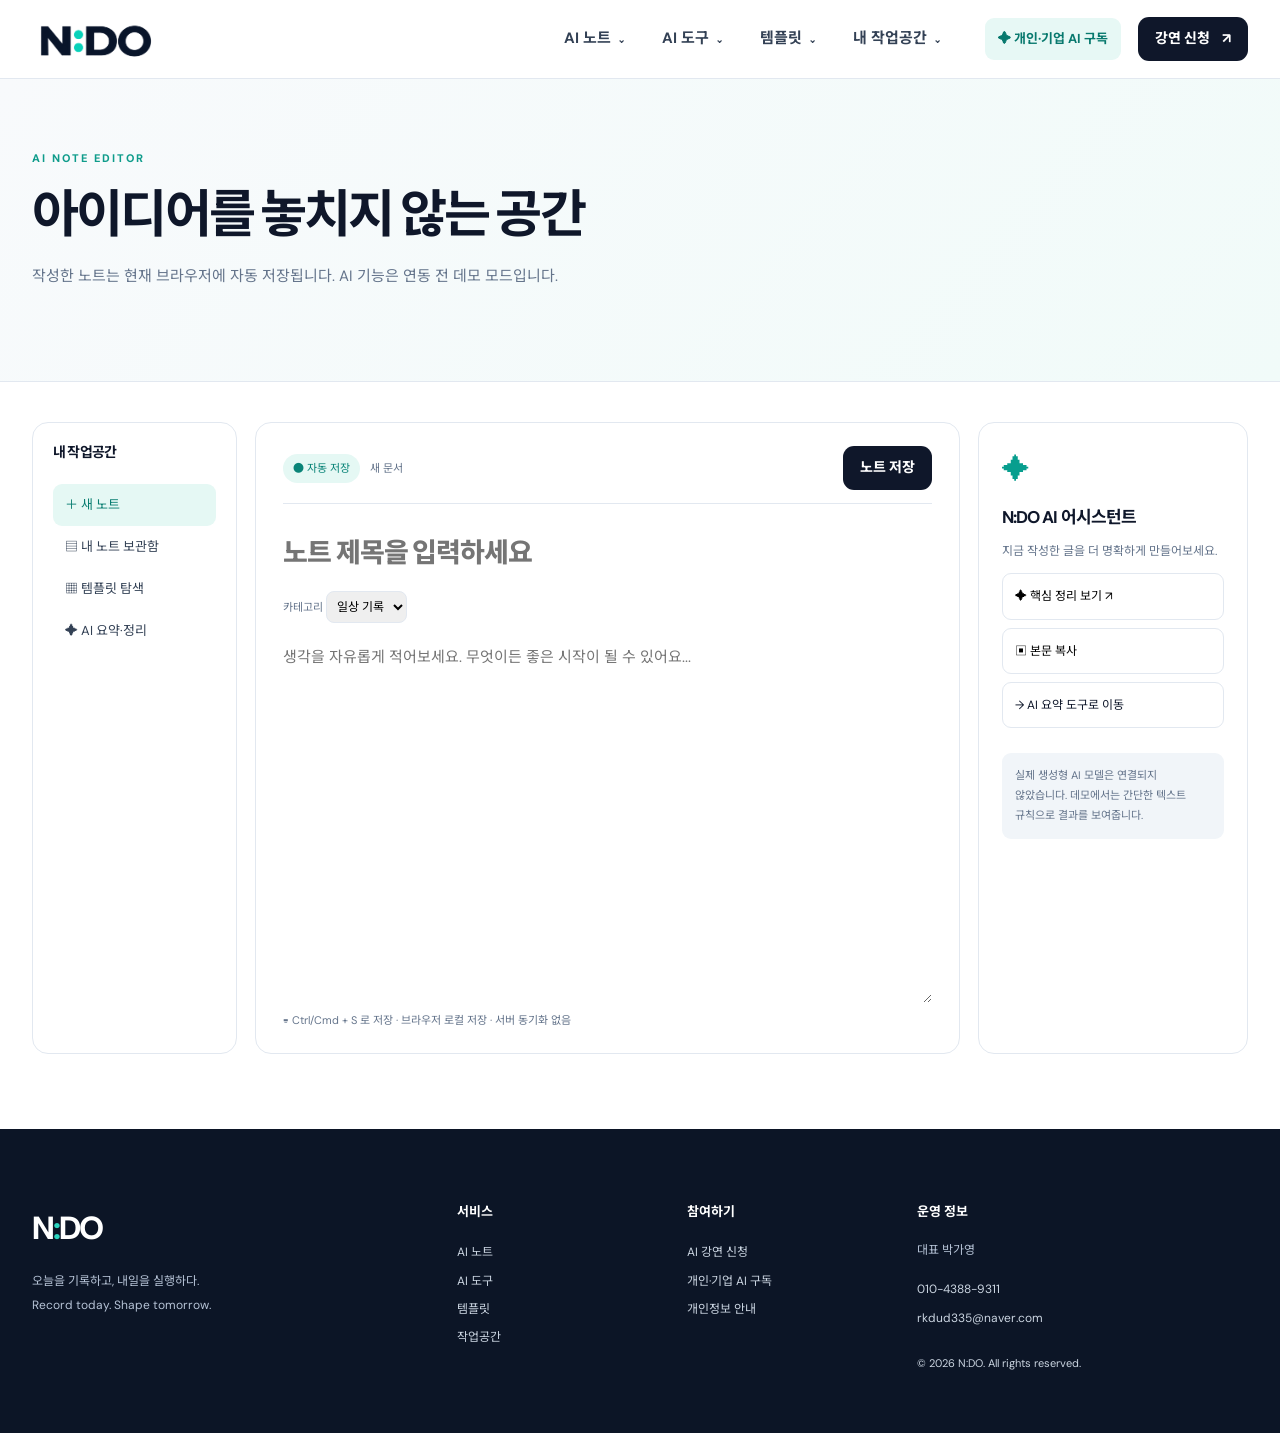
<file: notes-new.html>
<!doctype html><html lang="ko"><head><meta charset="utf-8"><meta name="viewport" content="width=device-width, initial-scale=1"><meta name="theme-color" content="#0F172A"><meta name="description" content="N:DO AI NOTE — AI와 함께 쓰고 정리하는 스마트 지식 작업공간"><link rel="icon" href="assets/logo.png"><link rel="stylesheet" href="css/style.css"><script defer src="js/app.js"></script><title>새 노트 작성 | N:DO AI NOTE</title></head><body><a class="skip-link" href="#main">본문 바로가기</a><header class="site-header"><div class="container header-inner"><a class="brand" href="index.html" aria-label="N:DO 홈"><img src="assets/logo.png" alt="N:DO 로고"></a><nav class="desktop-nav" aria-label="주 메뉴"><div class="nav-group"><button class="nav-trigger" aria-haspopup="true">AI 노트<span>⌄</span></button><div class="dropdown"><a href="notes-new.html">새 노트 작성<span>↗</span></a><a href="notes.html">내 노트 보관함<span>↗</span></a></div></div><div class="nav-group"><button class="nav-trigger" aria-haspopup="true">AI 도구<span>⌄</span></button><div class="dropdown"><a href="summary.html">AI 요약·정리<span>↗</span></a><a href="search.html">AI 검색·질문<span>↗</span></a></div></div><div class="nav-group"><button class="nav-trigger" aria-haspopup="true">템플릿<span>⌄</span></button><div class="dropdown"><a href="templates.html">추천 템플릿<span>↗</span></a><a href="my-templates.html">내 템플릿<span>↗</span></a></div></div><div class="nav-group"><button class="nav-trigger" aria-haspopup="true">내 작업공간<span>⌄</span></button><div class="dropdown"><a href="dashboard.html">대시보드<span>↗</span></a></div></div></nav><div class="header-actions"><a class="text-link sub-nav-priority" href="subscribe.html">✦ 개인·기업 AI 구독</a><a class="btn btn-primary btn-sm" href="lecture.html">강연 신청 <span>↗</span></a><button class="menu-toggle" aria-label="모바일 메뉴 열기" aria-expanded="false">☰</button></div></div><div class="mobile-nav" id="mobileNav"><a href="index.html">홈</a><details><summary>AI 노트</summary><a href="notes-new.html">새 노트 작성</a><a href="notes.html">내 노트 보관함</a></details><details><summary>AI 도구</summary><a href="summary.html">AI 요약·정리</a><a href="search.html">AI 검색·질문</a></details><details><summary>템플릿</summary><a href="templates.html">추천 템플릿</a><a href="my-templates.html">내 템플릿</a></details><details><summary>내 작업공간</summary><a href="dashboard.html">대시보드</a></details><a href="lecture.html">강연 신청</a><a href="subscribe.html">개인·기업 AI 구독</a></div></header><main id="main"><div class="page-hero"><div class="container"><div class="eyebrow">AI NOTE EDITOR</div><h1>아이디어를 놓치지 않는 공간</h1><p>작성한 노트는 현재 브라우저에 자동 저장됩니다. AI 기능은 연동 전 데모 모드입니다.</p></div></div><section class="workspace container"><aside class="workspace-side"><h3>내 작업공간</h3><a class="active" href="notes-new.html">＋ 새 노트</a><a href="notes.html">▤ 내 노트 보관함</a><a href="templates.html">▦ 템플릿 탐색</a><a href="summary.html">✦ AI 요약·정리</a></aside><section class="editor-panel"><div class="editor-toolbar"><span class="chip">● 자동 저장</span><span id="saveStatus">새 문서</span><button type="button" class="btn btn-primary btn-sm" id="saveNote">노트 저장</button></div><label class="sr-only" for="noteTitle">노트 제목</label><input id="noteTitle" class="note-title" placeholder="노트 제목을 입력하세요" maxlength="120"><div class="editor-meta"><label>카테고리 <select id="noteCategory"><option>일상 기록</option><option>업무 계획</option><option>학습 노트</option><option>회의록</option><option>아이디어</option></select></label></div><label class="sr-only" for="noteBody">노트 본문</label><textarea id="noteBody" class="note-body" placeholder="생각을 자유롭게 적어보세요. 무엇이든 좋은 시작이 될 수 있어요..."></textarea><div class="editor-hint">⌨ Ctrl/Cmd + S 로 저장 · 브라우저 로컬 저장 · 서버 동기화 없음</div></section><aside class="ai-side"><span class="ai-glyph">✦</span><h3>N:DO AI 어시스턴트</h3><p>지금 작성한 글을 더 명확하게 만들어보세요.</p><button class="tool-btn" id="editorSummary">✦ 핵심 정리 보기 ↗</button><button class="tool-btn" id="editorCopy">▣ 본문 복사</button><a class="tool-btn" href="summary.html">→ AI 요약 도구로 이동</a><div id="editorAiResult" class="ai-result" hidden></div><div class="notice">실제 생성형 AI 모델은 연결되지 않았습니다. 데모에서는 간단한 텍스트 규칙으로 결과를 보여줍니다.</div></aside></section></main><footer class="footer"><div class="container footer-grid"><div><a class="footer-brand" href="index.html">N<span>:</span>DO</a><p>오늘을 기록하고, 내일을 실행하다.<br>Record today. Shape tomorrow.</p></div><div><b>서비스</b><a href="notes-new.html">AI 노트</a><a href="summary.html">AI 도구</a><a href="templates.html">템플릿</a><a href="dashboard.html">작업공간</a></div><div><b>참여하기</b><a href="lecture.html">AI 강연 신청</a><a href="subscribe.html">개인·기업 AI 구독</a><a href="privacy.html">개인정보 안내</a></div><div><b>운영 정보</b><p>대표 박가영</p><a href="tel:01043889311">010-4388-9311</a><a href="mailto:rkdud335@naver.com">rkdud335@naver.com</a><small>© 2026 N:DO. All rights reserved.</small></div></div></footer><div class="toast" role="status" aria-live="polite"></div></body></html>
</file>
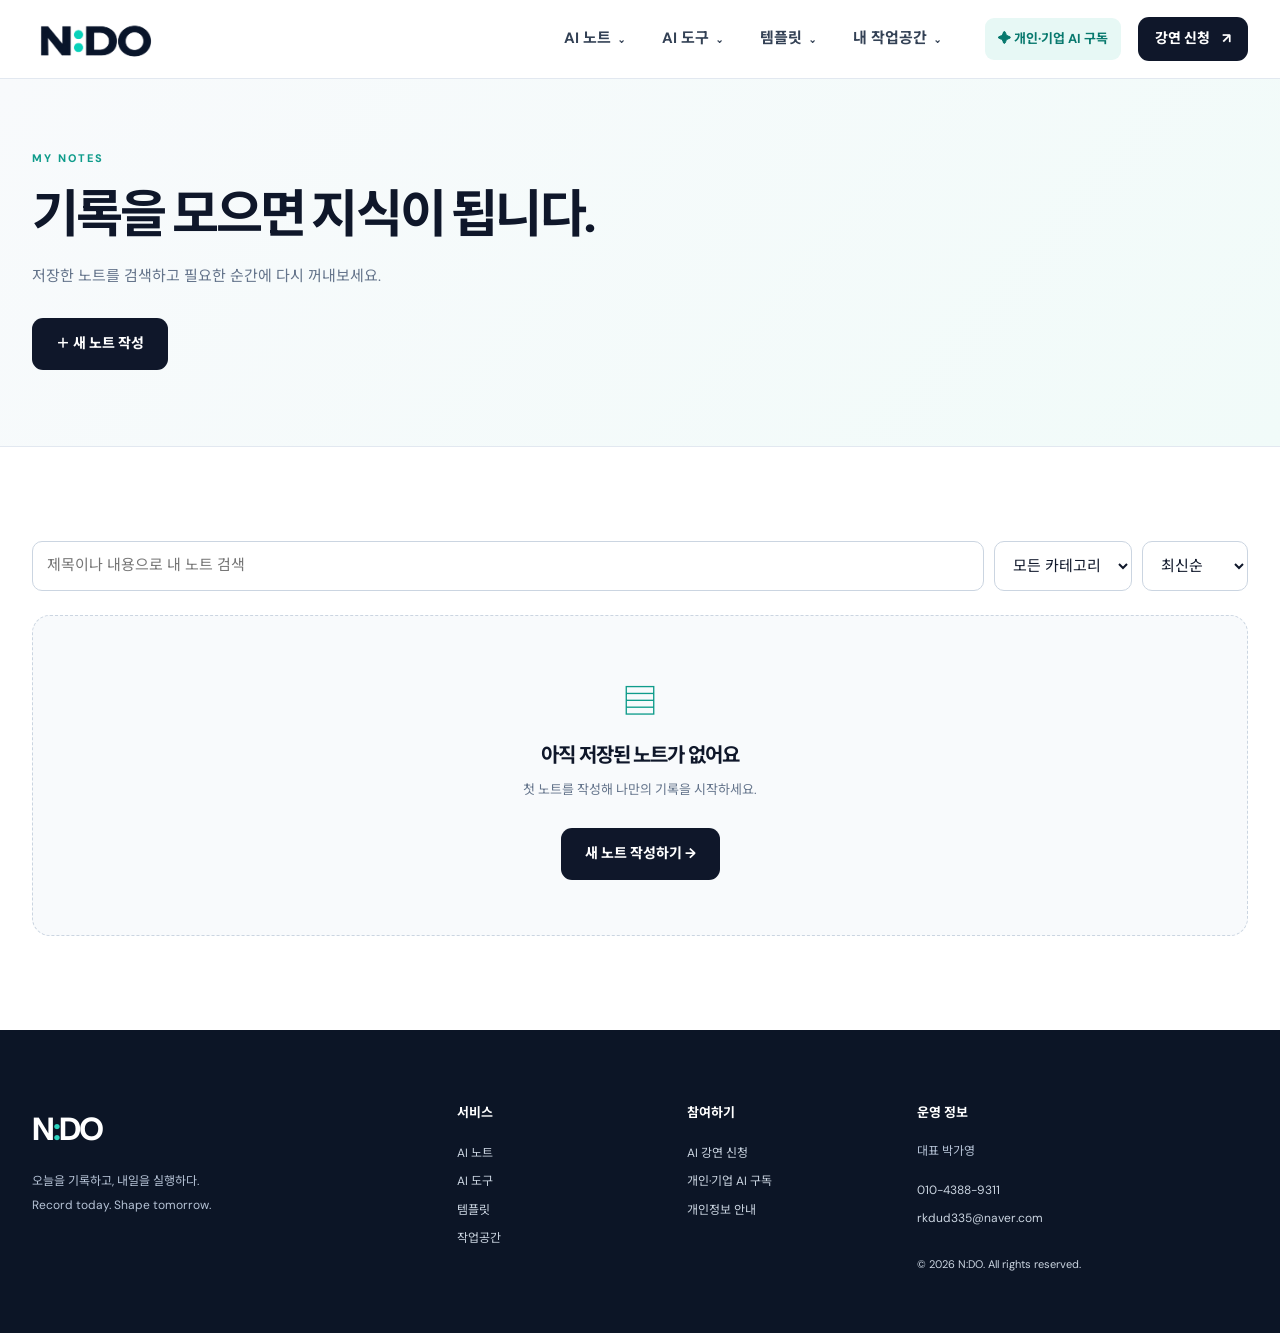
<file: notes.html>
<!doctype html><html lang="ko"><head><meta charset="utf-8"><meta name="viewport" content="width=device-width, initial-scale=1"><meta name="theme-color" content="#0F172A"><meta name="description" content="N:DO AI NOTE — AI와 함께 쓰고 정리하는 스마트 지식 작업공간"><link rel="icon" href="assets/logo.png"><link rel="stylesheet" href="css/style.css"><script defer src="js/app.js"></script><title>내 노트 보관함 | N:DO AI NOTE</title></head><body><a class="skip-link" href="#main">본문 바로가기</a><header class="site-header"><div class="container header-inner"><a class="brand" href="index.html" aria-label="N:DO 홈"><img src="assets/logo.png" alt="N:DO 로고"></a><nav class="desktop-nav" aria-label="주 메뉴"><div class="nav-group"><button class="nav-trigger" aria-haspopup="true">AI 노트<span>⌄</span></button><div class="dropdown"><a href="notes-new.html">새 노트 작성<span>↗</span></a><a href="notes.html">내 노트 보관함<span>↗</span></a></div></div><div class="nav-group"><button class="nav-trigger" aria-haspopup="true">AI 도구<span>⌄</span></button><div class="dropdown"><a href="summary.html">AI 요약·정리<span>↗</span></a><a href="search.html">AI 검색·질문<span>↗</span></a></div></div><div class="nav-group"><button class="nav-trigger" aria-haspopup="true">템플릿<span>⌄</span></button><div class="dropdown"><a href="templates.html">추천 템플릿<span>↗</span></a><a href="my-templates.html">내 템플릿<span>↗</span></a></div></div><div class="nav-group"><button class="nav-trigger" aria-haspopup="true">내 작업공간<span>⌄</span></button><div class="dropdown"><a href="dashboard.html">대시보드<span>↗</span></a></div></div></nav><div class="header-actions"><a class="text-link sub-nav-priority" href="subscribe.html">✦ 개인·기업 AI 구독</a><a class="btn btn-primary btn-sm" href="lecture.html">강연 신청 <span>↗</span></a><button class="menu-toggle" aria-label="모바일 메뉴 열기" aria-expanded="false">☰</button></div></div><div class="mobile-nav" id="mobileNav"><a href="index.html">홈</a><details><summary>AI 노트</summary><a href="notes-new.html">새 노트 작성</a><a href="notes.html">내 노트 보관함</a></details><details><summary>AI 도구</summary><a href="summary.html">AI 요약·정리</a><a href="search.html">AI 검색·질문</a></details><details><summary>템플릿</summary><a href="templates.html">추천 템플릿</a><a href="my-templates.html">내 템플릿</a></details><details><summary>내 작업공간</summary><a href="dashboard.html">대시보드</a></details><a href="lecture.html">강연 신청</a><a href="subscribe.html">개인·기업 AI 구독</a></div></header><main id="main"><div class="page-hero"><div class="container"><div class="eyebrow">MY NOTES</div><h1>기록을 모으면 지식이 됩니다.</h1><p>저장한 노트를 검색하고 필요한 순간에 다시 꺼내보세요.</p><a href="notes-new.html" class="btn btn-primary">＋ 새 노트 작성</a></div></div><section class="section container"><div class="toolbar"><input id="notesSearch" type="search" placeholder="제목이나 내용으로 내 노트 검색"><select id="notesFilter" aria-label="카테고리 필터"><option value="all">모든 카테고리</option><option>일상 기록</option><option>업무 계획</option><option>학습 노트</option><option>회의록</option><option>아이디어</option></select><select id="notesSort" aria-label="정렬"><option value="new">최신순</option><option value="old">오래된순</option><option value="title">제목순</option></select></div><div id="notesGrid" class="cards-grid"></div></section></main><footer class="footer"><div class="container footer-grid"><div><a class="footer-brand" href="index.html">N<span>:</span>DO</a><p>오늘을 기록하고, 내일을 실행하다.<br>Record today. Shape tomorrow.</p></div><div><b>서비스</b><a href="notes-new.html">AI 노트</a><a href="summary.html">AI 도구</a><a href="templates.html">템플릿</a><a href="dashboard.html">작업공간</a></div><div><b>참여하기</b><a href="lecture.html">AI 강연 신청</a><a href="subscribe.html">개인·기업 AI 구독</a><a href="privacy.html">개인정보 안내</a></div><div><b>운영 정보</b><p>대표 박가영</p><a href="tel:01043889311">010-4388-9311</a><a href="mailto:rkdud335@naver.com">rkdud335@naver.com</a><small>© 2026 N:DO. All rights reserved.</small></div></div></footer><div class="toast" role="status" aria-live="polite"></div></body></html>
</file>
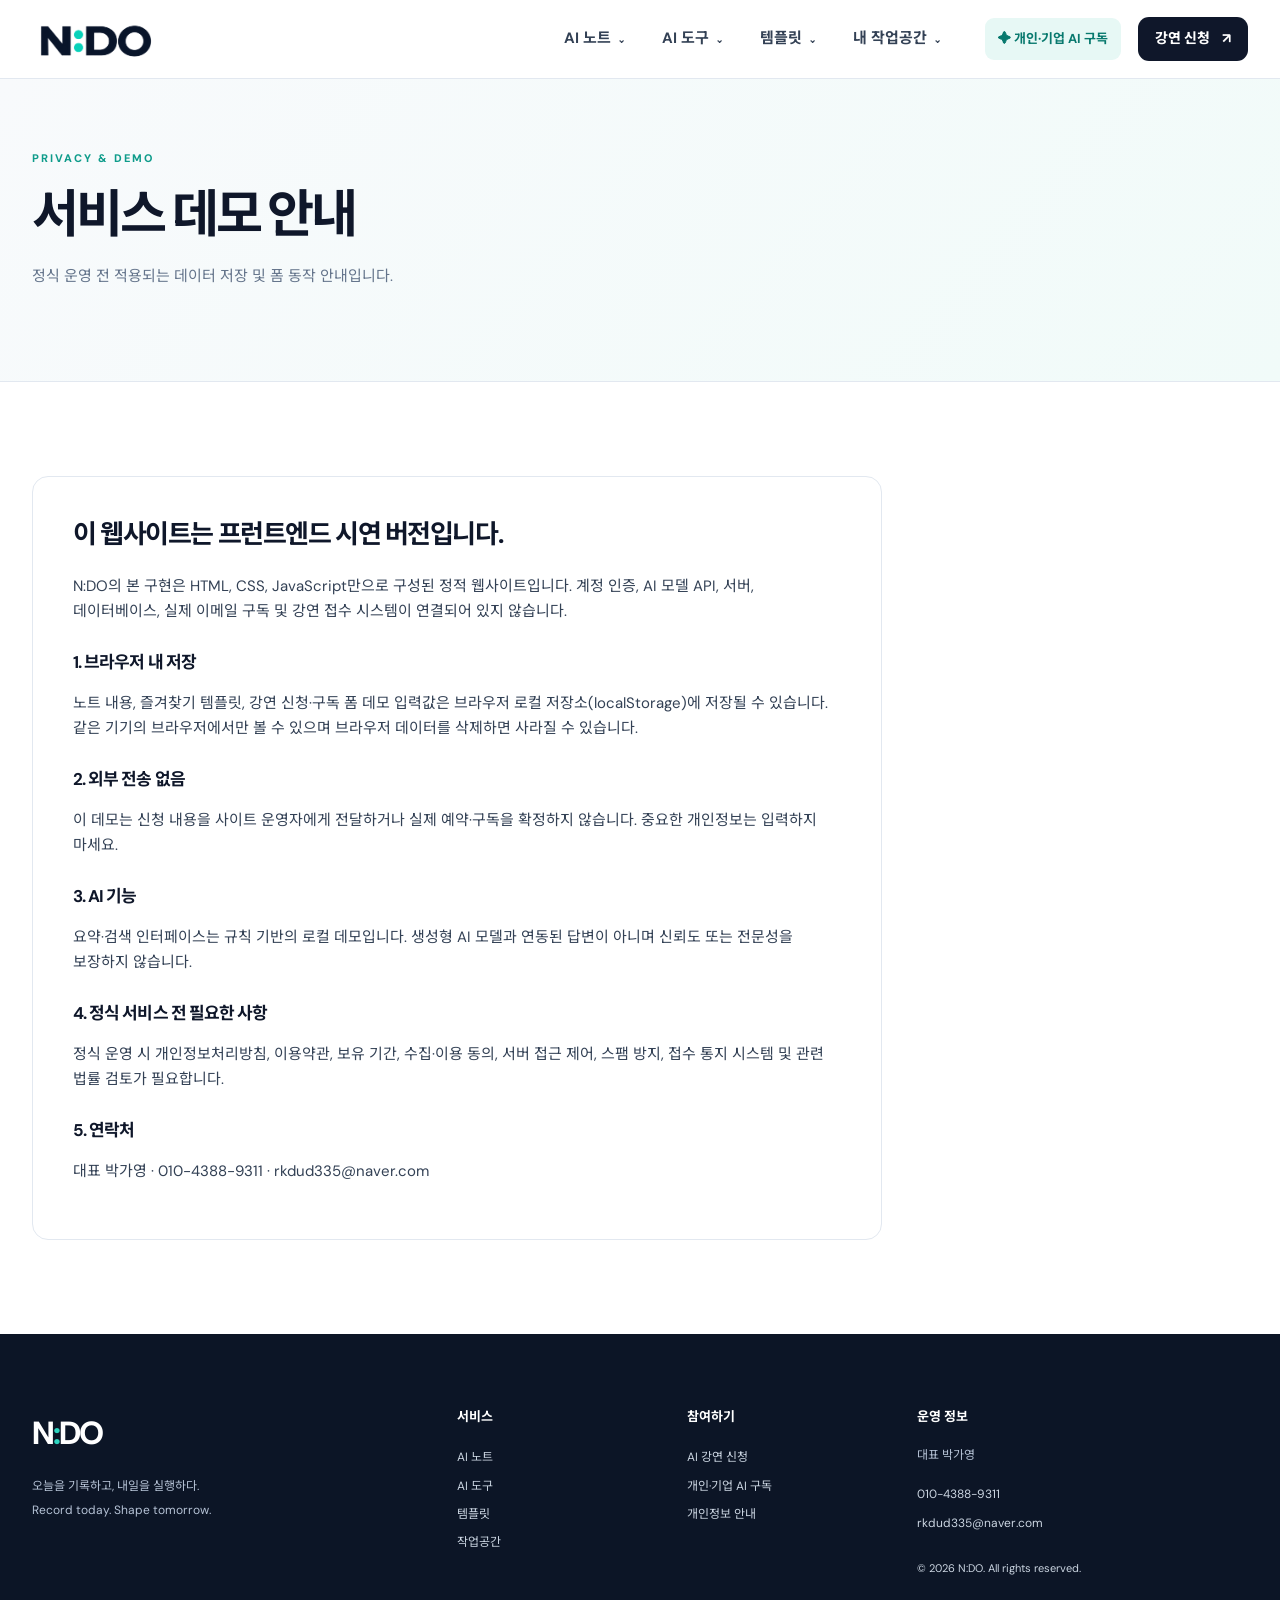
<file: privacy.html>
<!doctype html><html lang="ko"><head><meta charset="utf-8"><meta name="viewport" content="width=device-width, initial-scale=1"><meta name="theme-color" content="#0F172A"><meta name="description" content="N:DO AI NOTE — AI와 함께 쓰고 정리하는 스마트 지식 작업공간"><link rel="icon" href="assets/logo.png"><link rel="stylesheet" href="css/style.css"><script defer src="js/app.js"></script><title>개인정보 안내 | N:DO AI NOTE</title></head><body><a class="skip-link" href="#main">본문 바로가기</a><header class="site-header"><div class="container header-inner"><a class="brand" href="index.html" aria-label="N:DO 홈"><img src="assets/logo.png" alt="N:DO 로고"></a><nav class="desktop-nav" aria-label="주 메뉴"><div class="nav-group"><button class="nav-trigger" aria-haspopup="true">AI 노트<span>⌄</span></button><div class="dropdown"><a href="notes-new.html">새 노트 작성<span>↗</span></a><a href="notes.html">내 노트 보관함<span>↗</span></a></div></div><div class="nav-group"><button class="nav-trigger" aria-haspopup="true">AI 도구<span>⌄</span></button><div class="dropdown"><a href="summary.html">AI 요약·정리<span>↗</span></a><a href="search.html">AI 검색·질문<span>↗</span></a></div></div><div class="nav-group"><button class="nav-trigger" aria-haspopup="true">템플릿<span>⌄</span></button><div class="dropdown"><a href="templates.html">추천 템플릿<span>↗</span></a><a href="my-templates.html">내 템플릿<span>↗</span></a></div></div><div class="nav-group"><button class="nav-trigger" aria-haspopup="true">내 작업공간<span>⌄</span></button><div class="dropdown"><a href="dashboard.html">대시보드<span>↗</span></a></div></div></nav><div class="header-actions"><a class="text-link sub-nav-priority" href="subscribe.html">✦ 개인·기업 AI 구독</a><a class="btn btn-primary btn-sm" href="lecture.html">강연 신청 <span>↗</span></a><button class="menu-toggle" aria-label="모바일 메뉴 열기" aria-expanded="false">☰</button></div></div><div class="mobile-nav" id="mobileNav"><a href="index.html">홈</a><details><summary>AI 노트</summary><a href="notes-new.html">새 노트 작성</a><a href="notes.html">내 노트 보관함</a></details><details><summary>AI 도구</summary><a href="summary.html">AI 요약·정리</a><a href="search.html">AI 검색·질문</a></details><details><summary>템플릿</summary><a href="templates.html">추천 템플릿</a><a href="my-templates.html">내 템플릿</a></details><details><summary>내 작업공간</summary><a href="dashboard.html">대시보드</a></details><a href="lecture.html">강연 신청</a><a href="subscribe.html">개인·기업 AI 구독</a></div></header><main id="main"><div class="page-hero"><div class="container"><div class="eyebrow">PRIVACY & DEMO</div><h1>서비스 데모 안내</h1><p>정식 운영 전 적용되는 데이터 저장 및 폼 동작 안내입니다.</p></div></div><section class="section container"><div class="legal"><h2>이 웹사이트는 프런트엔드 시연 버전입니다.</h2><p>N:DO의 본 구현은 HTML, CSS, JavaScript만으로 구성된 정적 웹사이트입니다. 계정 인증, AI 모델 API, 서버, 데이터베이스, 실제 이메일 구독 및 강연 접수 시스템이 연결되어 있지 않습니다.</p><h3>1. 브라우저 내 저장</h3><p>노트 내용, 즐겨찾기 템플릿, 강연 신청·구독 폼 데모 입력값은 브라우저 로컬 저장소(localStorage)에 저장될 수 있습니다. 같은 기기의 브라우저에서만 볼 수 있으며 브라우저 데이터를 삭제하면 사라질 수 있습니다.</p><h3>2. 외부 전송 없음</h3><p>이 데모는 신청 내용을 사이트 운영자에게 전달하거나 실제 예약·구독을 확정하지 않습니다. 중요한 개인정보는 입력하지 마세요.</p><h3>3. AI 기능</h3><p>요약·검색 인터페이스는 규칙 기반의 로컬 데모입니다. 생성형 AI 모델과 연동된 답변이 아니며 신뢰도 또는 전문성을 보장하지 않습니다.</p><h3>4. 정식 서비스 전 필요한 사항</h3><p>정식 운영 시 개인정보처리방침, 이용약관, 보유 기간, 수집·이용 동의, 서버 접근 제어, 스팸 방지, 접수 통지 시스템 및 관련 법률 검토가 필요합니다.</p><h3>5. 연락처</h3><p>대표 박가영 · 010-4388-9311 · rkdud335@naver.com</p></div></section></main><footer class="footer"><div class="container footer-grid"><div><a class="footer-brand" href="index.html">N<span>:</span>DO</a><p>오늘을 기록하고, 내일을 실행하다.<br>Record today. Shape tomorrow.</p></div><div><b>서비스</b><a href="notes-new.html">AI 노트</a><a href="summary.html">AI 도구</a><a href="templates.html">템플릿</a><a href="dashboard.html">작업공간</a></div><div><b>참여하기</b><a href="lecture.html">AI 강연 신청</a><a href="subscribe.html">개인·기업 AI 구독</a><a href="privacy.html">개인정보 안내</a></div><div><b>운영 정보</b><p>대표 박가영</p><a href="tel:01043889311">010-4388-9311</a><a href="mailto:rkdud335@naver.com">rkdud335@naver.com</a><small>© 2026 N:DO. All rights reserved.</small></div></div></footer><div class="toast" role="status" aria-live="polite"></div></body></html>
</file>
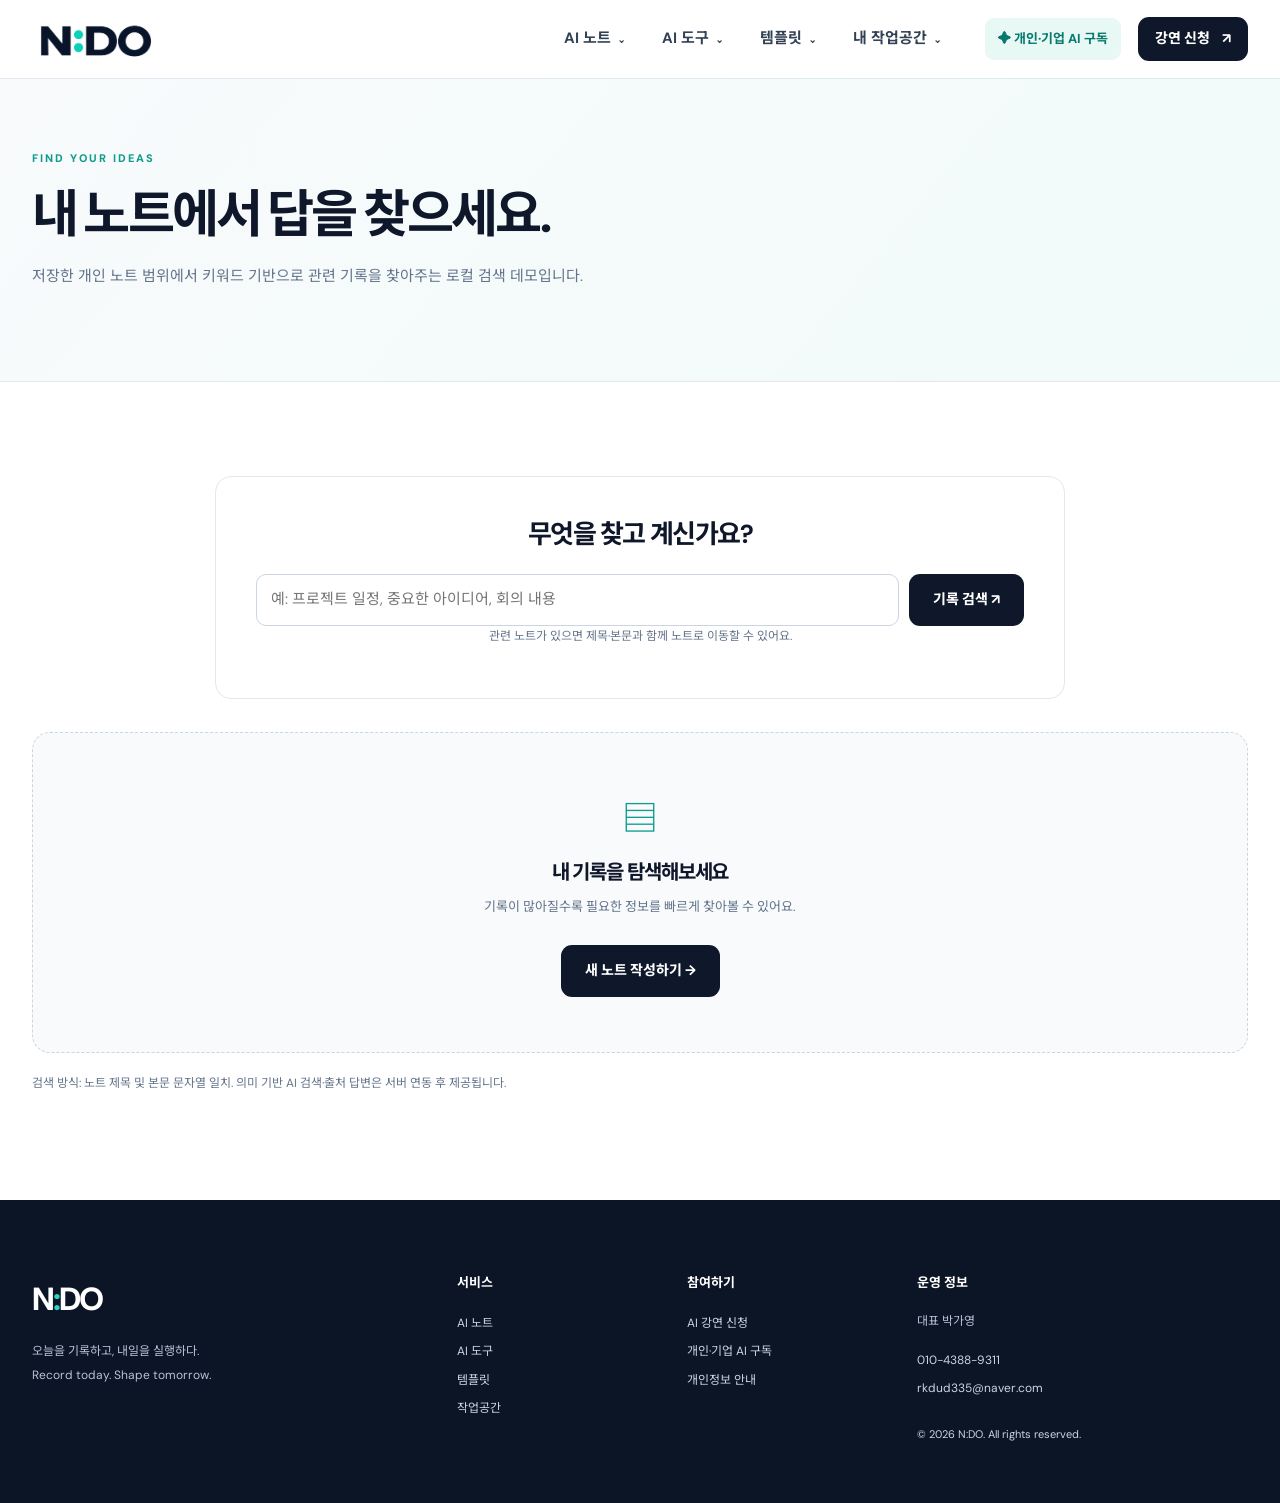
<file: search.html>
<!doctype html><html lang="ko"><head><meta charset="utf-8"><meta name="viewport" content="width=device-width, initial-scale=1"><meta name="theme-color" content="#0F172A"><meta name="description" content="N:DO AI NOTE — AI와 함께 쓰고 정리하는 스마트 지식 작업공간"><link rel="icon" href="assets/logo.png"><link rel="stylesheet" href="css/style.css"><script defer src="js/app.js"></script><title>AI 검색·질문 | N:DO AI NOTE</title></head><body><a class="skip-link" href="#main">본문 바로가기</a><header class="site-header"><div class="container header-inner"><a class="brand" href="index.html" aria-label="N:DO 홈"><img src="assets/logo.png" alt="N:DO 로고"></a><nav class="desktop-nav" aria-label="주 메뉴"><div class="nav-group"><button class="nav-trigger" aria-haspopup="true">AI 노트<span>⌄</span></button><div class="dropdown"><a href="notes-new.html">새 노트 작성<span>↗</span></a><a href="notes.html">내 노트 보관함<span>↗</span></a></div></div><div class="nav-group"><button class="nav-trigger" aria-haspopup="true">AI 도구<span>⌄</span></button><div class="dropdown"><a href="summary.html">AI 요약·정리<span>↗</span></a><a href="search.html">AI 검색·질문<span>↗</span></a></div></div><div class="nav-group"><button class="nav-trigger" aria-haspopup="true">템플릿<span>⌄</span></button><div class="dropdown"><a href="templates.html">추천 템플릿<span>↗</span></a><a href="my-templates.html">내 템플릿<span>↗</span></a></div></div><div class="nav-group"><button class="nav-trigger" aria-haspopup="true">내 작업공간<span>⌄</span></button><div class="dropdown"><a href="dashboard.html">대시보드<span>↗</span></a></div></div></nav><div class="header-actions"><a class="text-link sub-nav-priority" href="subscribe.html">✦ 개인·기업 AI 구독</a><a class="btn btn-primary btn-sm" href="lecture.html">강연 신청 <span>↗</span></a><button class="menu-toggle" aria-label="모바일 메뉴 열기" aria-expanded="false">☰</button></div></div><div class="mobile-nav" id="mobileNav"><a href="index.html">홈</a><details><summary>AI 노트</summary><a href="notes-new.html">새 노트 작성</a><a href="notes.html">내 노트 보관함</a></details><details><summary>AI 도구</summary><a href="summary.html">AI 요약·정리</a><a href="search.html">AI 검색·질문</a></details><details><summary>템플릿</summary><a href="templates.html">추천 템플릿</a><a href="my-templates.html">내 템플릿</a></details><details><summary>내 작업공간</summary><a href="dashboard.html">대시보드</a></details><a href="lecture.html">강연 신청</a><a href="subscribe.html">개인·기업 AI 구독</a></div></header><main id="main"><div class="page-hero"><div class="container"><div class="eyebrow">FIND YOUR IDEAS</div><h1>내 노트에서 답을 찾으세요.</h1><p>저장한 개인 노트 범위에서 키워드 기반으로 관련 기록을 찾아주는 로컬 검색 데모입니다.</p></div></div><section class="section container"><div class="search-panel"><label for="aiSearch"><h2>무엇을 찾고 계신가요?</h2></label><div class="search-bar"><input id="aiSearch" type="search" placeholder="예: 프로젝트 일정, 중요한 아이디어, 회의 내용" autocomplete="off"><button id="runSearch" class="btn btn-primary">기록 검색 ↗</button></div><p>관련 노트가 있으면 제목·본문과 함께 노트로 이동할 수 있어요.</p></div><div id="searchResults" class="cards-grid search-results"></div><p class="footnote">검색 방식: 노트 제목 및 본문 문자열 일치. 의미 기반 AI 검색·출처 답변은 서버 연동 후 제공됩니다.</p></section></main><footer class="footer"><div class="container footer-grid"><div><a class="footer-brand" href="index.html">N<span>:</span>DO</a><p>오늘을 기록하고, 내일을 실행하다.<br>Record today. Shape tomorrow.</p></div><div><b>서비스</b><a href="notes-new.html">AI 노트</a><a href="summary.html">AI 도구</a><a href="templates.html">템플릿</a><a href="dashboard.html">작업공간</a></div><div><b>참여하기</b><a href="lecture.html">AI 강연 신청</a><a href="subscribe.html">개인·기업 AI 구독</a><a href="privacy.html">개인정보 안내</a></div><div><b>운영 정보</b><p>대표 박가영</p><a href="tel:01043889311">010-4388-9311</a><a href="mailto:rkdud335@naver.com">rkdud335@naver.com</a><small>© 2026 N:DO. All rights reserved.</small></div></div></footer><div class="toast" role="status" aria-live="polite"></div></body></html>
</file>
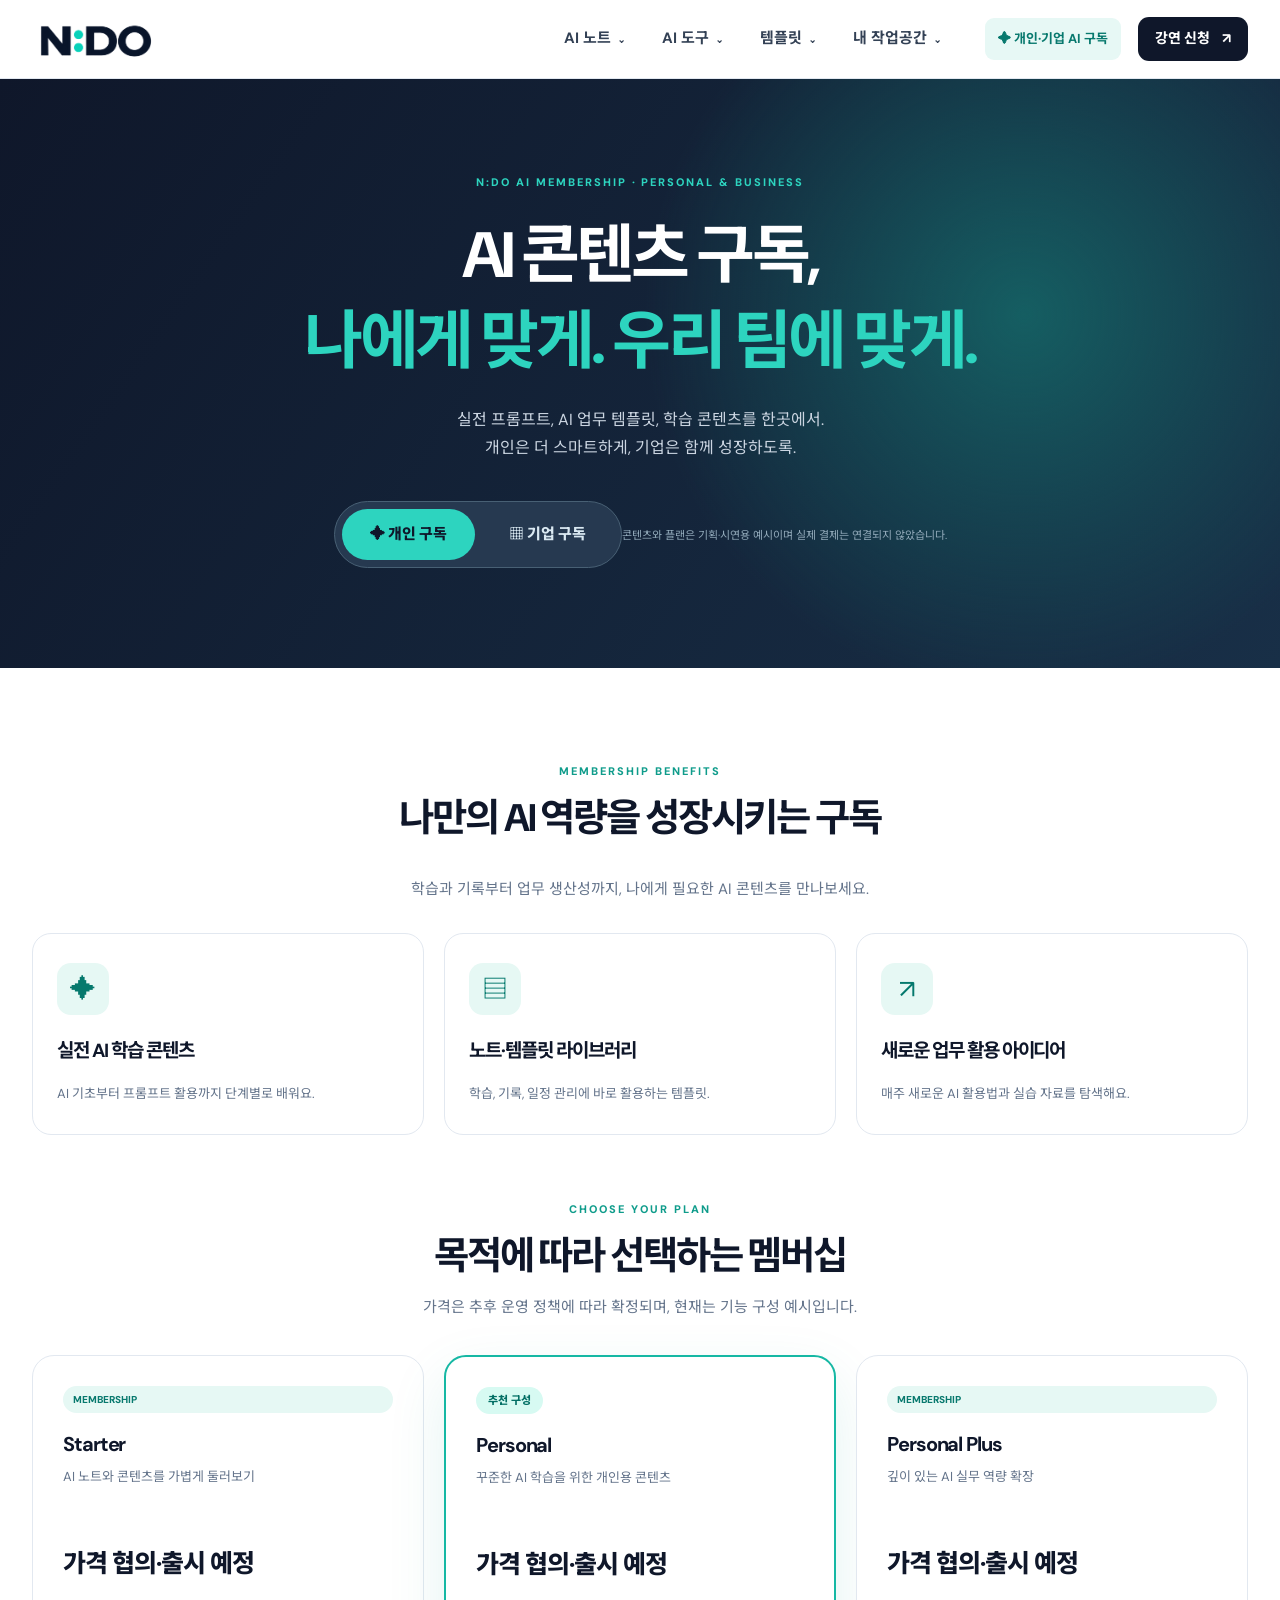
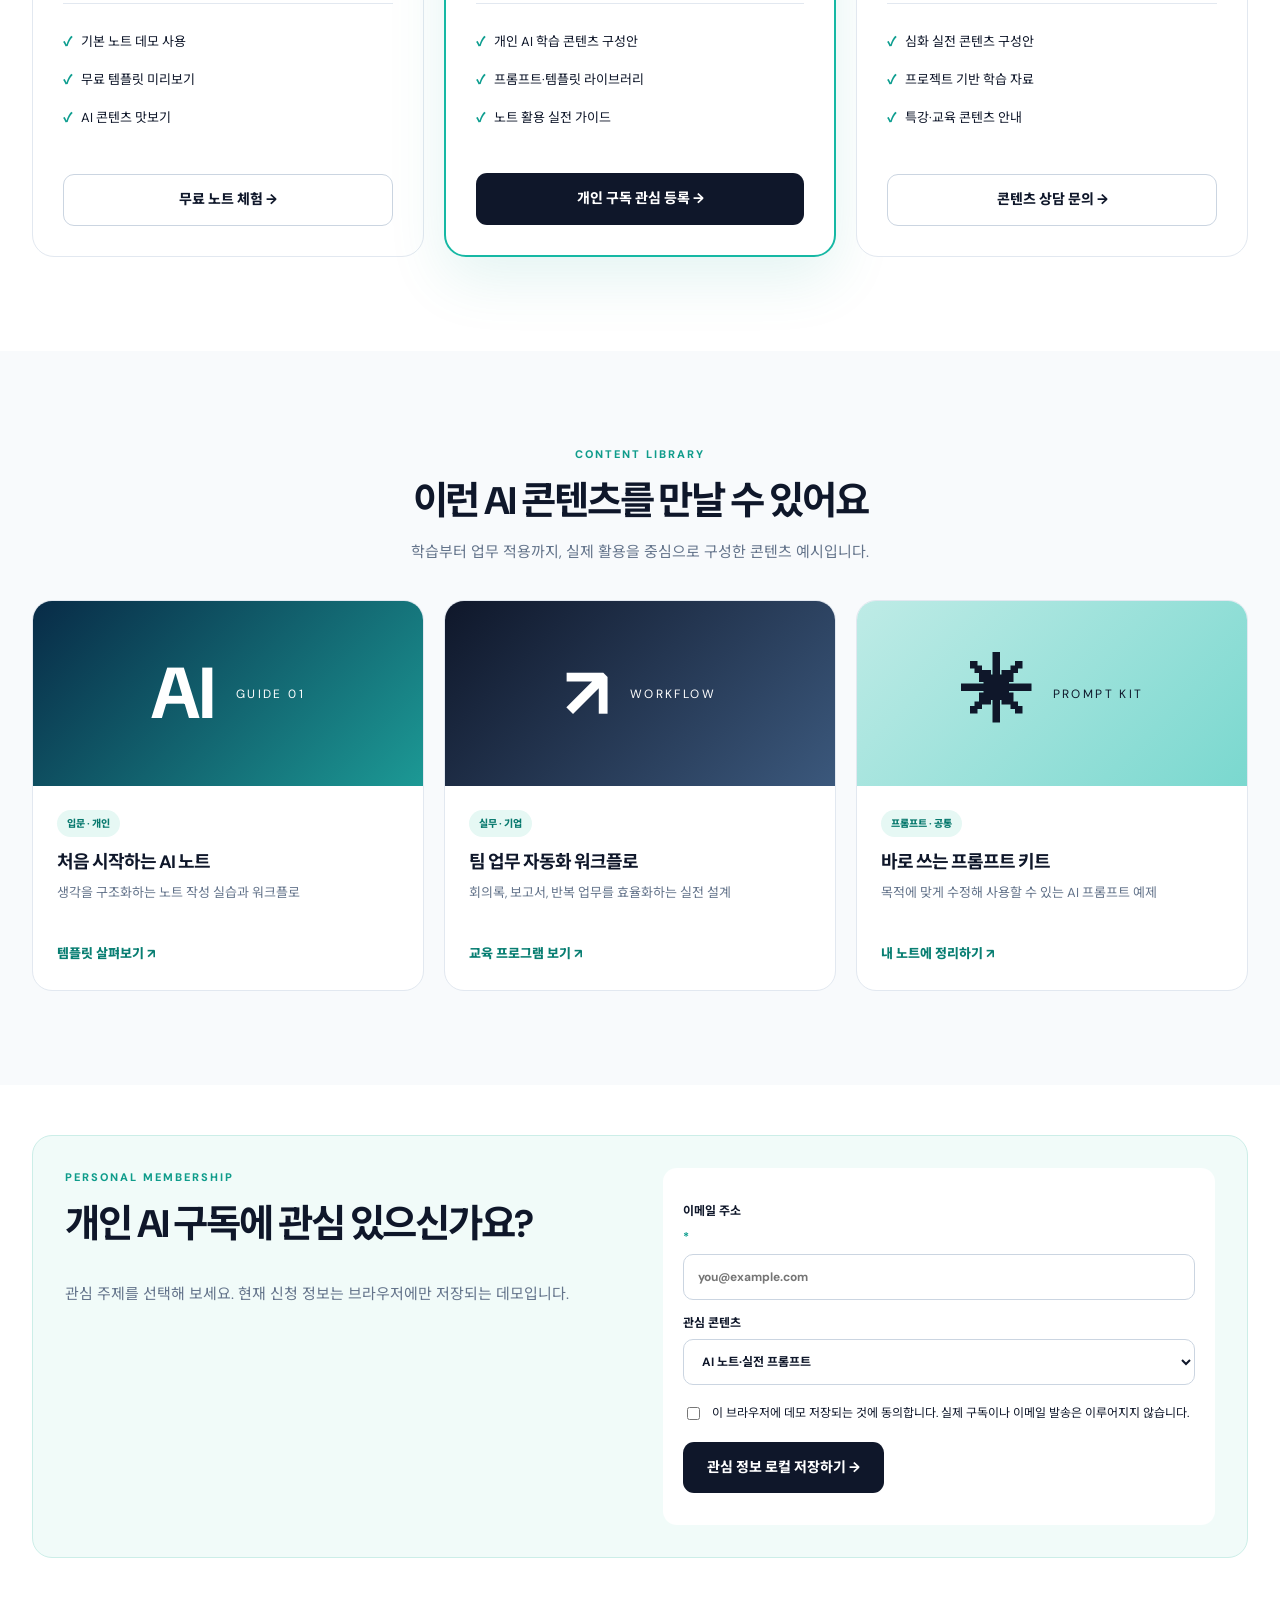
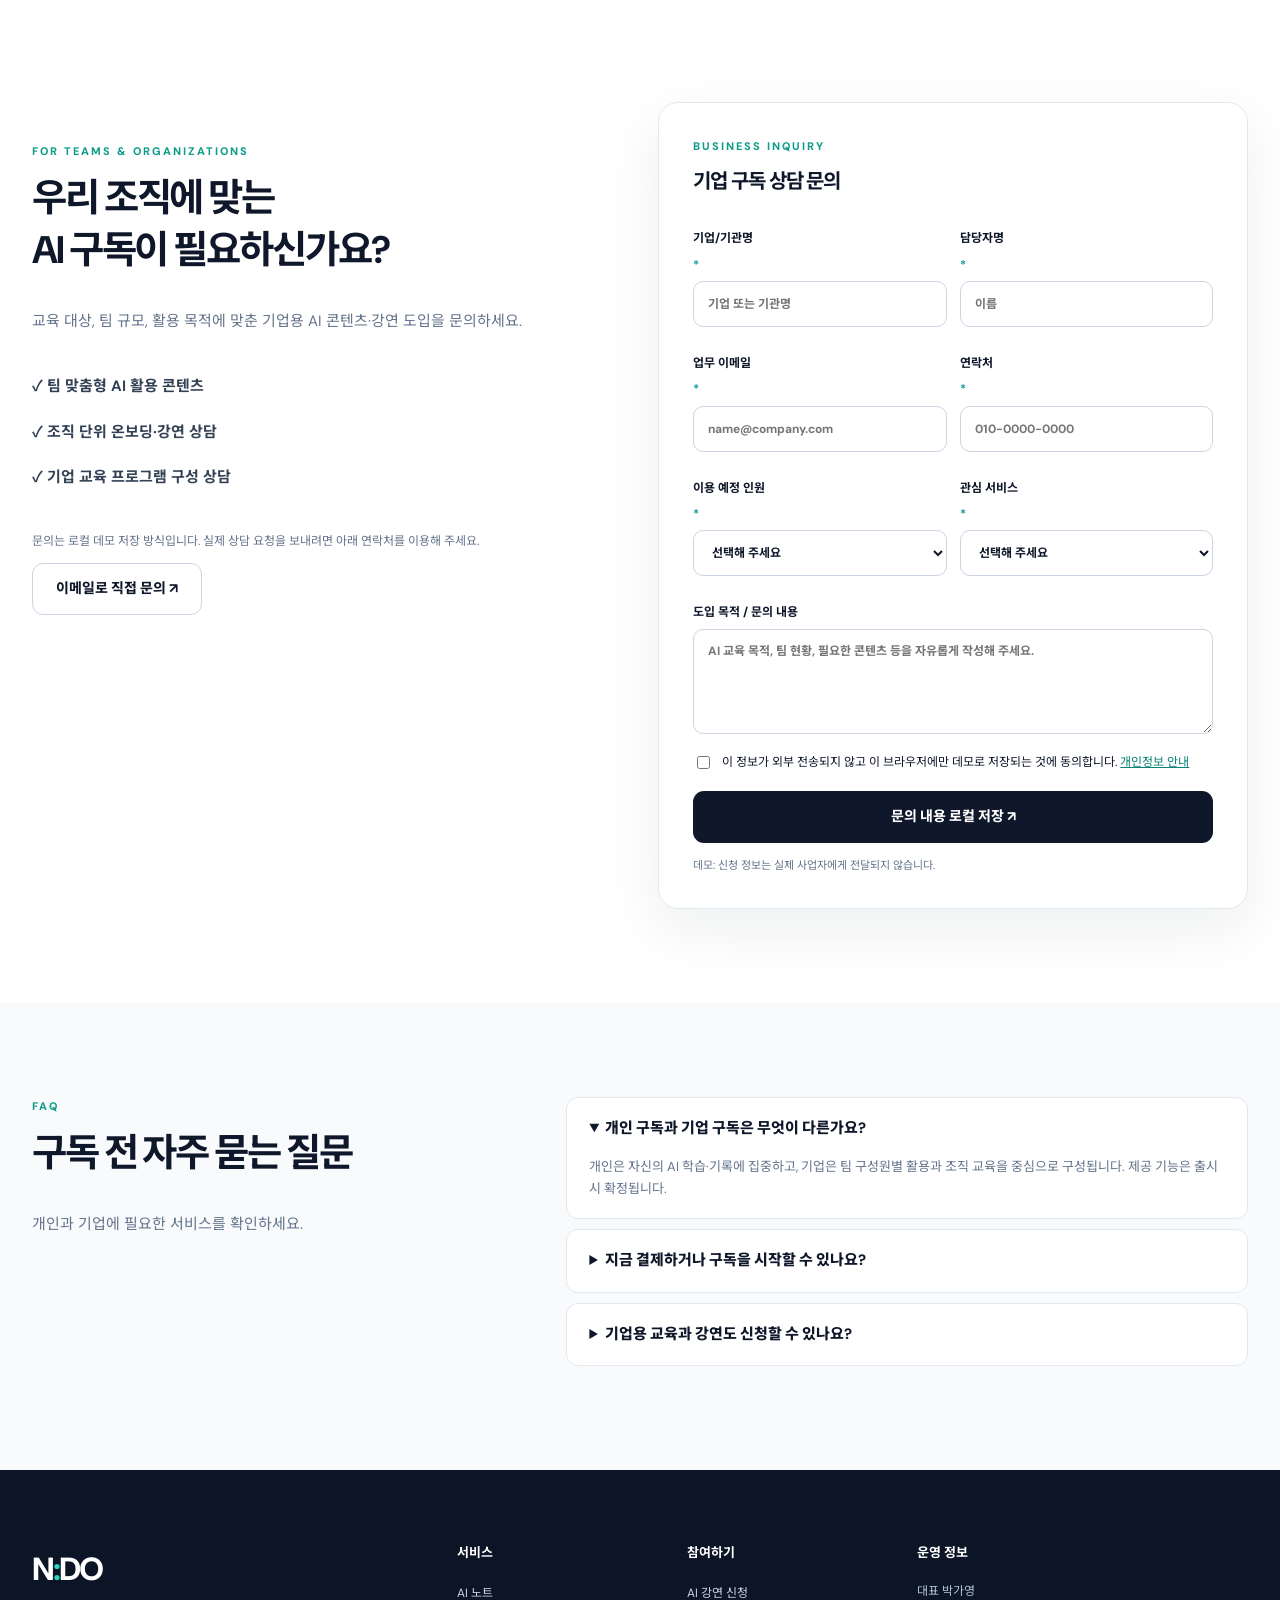
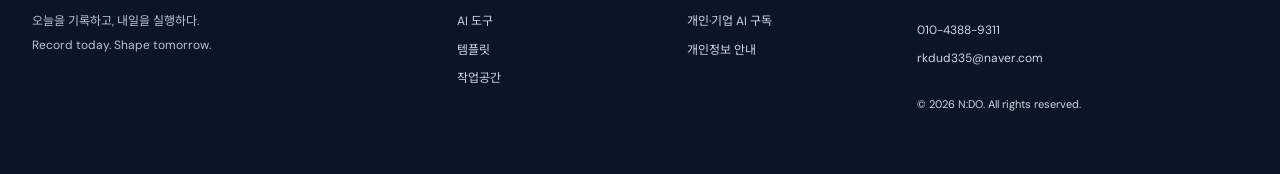
<file: subscribe.html>
<!doctype html><html lang="ko"><head><meta charset="utf-8"><meta name="viewport" content="width=device-width, initial-scale=1"><meta name="theme-color" content="#0F172A"><meta name="description" content="N:DO AI NOTE — AI와 함께 쓰고 정리하는 스마트 지식 작업공간"><link rel="icon" href="assets/logo.png"><link rel="stylesheet" href="css/style.css"><script defer src="js/app.js"></script><title>구독 콘텐츠 | N:DO AI NOTE</title></head><body><a class="skip-link" href="#main">본문 바로가기</a><header class="site-header"><div class="container header-inner"><a class="brand" href="index.html" aria-label="N:DO 홈"><img src="assets/logo.png" alt="N:DO 로고"></a><nav class="desktop-nav" aria-label="주 메뉴"><div class="nav-group"><button class="nav-trigger" aria-haspopup="true">AI 노트<span>⌄</span></button><div class="dropdown"><a href="notes-new.html">새 노트 작성<span>↗</span></a><a href="notes.html">내 노트 보관함<span>↗</span></a></div></div><div class="nav-group"><button class="nav-trigger" aria-haspopup="true">AI 도구<span>⌄</span></button><div class="dropdown"><a href="summary.html">AI 요약·정리<span>↗</span></a><a href="search.html">AI 검색·질문<span>↗</span></a></div></div><div class="nav-group"><button class="nav-trigger" aria-haspopup="true">템플릿<span>⌄</span></button><div class="dropdown"><a href="templates.html">추천 템플릿<span>↗</span></a><a href="my-templates.html">내 템플릿<span>↗</span></a></div></div><div class="nav-group"><button class="nav-trigger" aria-haspopup="true">내 작업공간<span>⌄</span></button><div class="dropdown"><a href="dashboard.html">대시보드<span>↗</span></a></div></div></nav><div class="header-actions"><a class="text-link sub-nav-priority" href="subscribe.html">✦ 개인·기업 AI 구독</a><a class="btn btn-primary btn-sm" href="lecture.html">강연 신청 <span>↗</span></a><button class="menu-toggle" aria-label="모바일 메뉴 열기" aria-expanded="false">☰</button></div></div><div class="mobile-nav" id="mobileNav"><a href="index.html">홈</a><details><summary>AI 노트</summary><a href="notes-new.html">새 노트 작성</a><a href="notes.html">내 노트 보관함</a></details><details><summary>AI 도구</summary><a href="summary.html">AI 요약·정리</a><a href="search.html">AI 검색·질문</a></details><details><summary>템플릿</summary><a href="templates.html">추천 템플릿</a><a href="my-templates.html">내 템플릿</a></details><details><summary>내 작업공간</summary><a href="dashboard.html">대시보드</a></details><a href="lecture.html">강연 신청</a><a href="subscribe.html">개인·기업 AI 구독</a></div></header><main id="main">
<section class="subscription-hero"><div class="container"><div class="subtop"><span class="eyebrow mint">N:DO AI MEMBERSHIP · PERSONAL & BUSINESS</span><h1>AI 콘텐츠 구독,<br><em>나에게 맞게. 우리 팀에 맞게.</em></h1><p>실전 프롬프트, AI 업무 템플릿, 학습 콘텐츠를 한곳에서.<br>개인은 더 스마트하게, 기업은 함께 성장하도록.</p><div class="subscription-switch" role="group" aria-label="구독 대상"><button class="sub-switch active" type="button" data-audience="personal" aria-pressed="true">✦ 개인 구독</button><button class="sub-switch" type="button" data-audience="business" aria-pressed="false">▦ 기업 구독</button></div><small>콘텐츠와 플랜은 기획·시연용 예시이며 실제 결제는 연결되지 않았습니다.</small></div></div></section>
<section class="section sub-section"><div class="container"><div class="sub-section-title"><span class="eyebrow">MEMBERSHIP BENEFITS</span><h2 id="audienceTitle">나만의 AI 역량을 성장시키는 구독</h2><p id="audienceDesc">필요한 AI 정보를 찾는 시간을 줄이고, 일상과 업무에 바로 활용해요.</p></div><div class="benefit-grid" id="benefitGrid"></div><div class="section-heading center" style="margin-top:65px"><span class="eyebrow">CHOOSE YOUR PLAN</span><h2>목적에 따라 선택하는 멤버십</h2><p>가격은 추후 운영 정책에 따라 확정되며, 현재는 기능 구성 예시입니다.</p></div><div id="pricingGrid" class="pricing-grid"></div></div></section>
<section class="section soft-section"><div class="container"><div class="section-heading center"><span class="eyebrow">CONTENT LIBRARY</span><h2>이런 AI 콘텐츠를 만날 수 있어요</h2><p>학습부터 업무 적용까지, 실제 활용을 중심으로 구성한 콘텐츠 예시입니다.</p></div><div class="content-preview-grid"><article class="preview-course"><div class="preview-art art-one"><span>AI</span><small>GUIDE 01</small></div><div class="preview-course-copy"><span class="tag">입문 · 개인</span><h3>처음 시작하는 AI 노트</h3><p>생각을 구조화하는 노트 작성 실습과 워크플로</p><a href="templates.html">템플릿 살펴보기 ↗</a></div></article><article class="preview-course"><div class="preview-art art-two"><span>↗</span><small>WORKFLOW</small></div><div class="preview-course-copy"><span class="tag">실무 · 기업</span><h3>팀 업무 자동화 워크플로</h3><p>회의록, 보고서, 반복 업무를 효율화하는 실전 설계</p><a href="lecture.html">교육 프로그램 보기 ↗</a></div></article><article class="preview-course"><div class="preview-art art-three"><span>✳</span><small>PROMPT KIT</small></div><div class="preview-course-copy"><span class="tag">프롬프트 · 공통</span><h3>바로 쓰는 프롬프트 키트</h3><p>목적에 맞게 수정해 사용할 수 있는 AI 프롬프트 예제</p><a href="notes-new.html">내 노트에 정리하기 ↗</a></div></article></div></div></section>
<section class="section" id="personalInterest" style="padding-top:50px;padding-bottom:50px"><div class="container"><div class="personal-signup"><div><span class="eyebrow">PERSONAL MEMBERSHIP</span><h2>개인 AI 구독에 관심 있으신가요?</h2><p>관심 주제를 선택해 보세요. 현재 신청 정보는 브라우저에만 저장되는 데모입니다.</p></div><form data-local-form="subscribe" class="personal-interest-form"><label class="field">이메일 주소 <span>*</span><input type="email" name="email" required placeholder="you@example.com"></label><label class="field">관심 콘텐츠<select name="interest"><option>AI 노트·실전 프롬프트</option><option>AI 트렌드·뉴스</option><option>업무 자동화·생산성</option><option>AI 학습 강의</option></select></label><label class="check-field"><input type="checkbox" name="consent" required><span>이 브라우저에 데모 저장되는 것에 동의합니다. 실제 구독이나 이메일 발송은 이루어지지 않습니다.</span></label><button class="btn btn-primary" type="submit">관심 정보 로컬 저장하기 →</button><p class="form-feedback" role="status" aria-live="polite"></p></form></div></div></section><section class="section"><div class="container business-contact" id="businessInquiry"><div class="business-contact-info"><span class="eyebrow">FOR TEAMS & ORGANIZATIONS</span><h2>우리 조직에 맞는<br>AI 구독이 필요하신가요?</h2><p>교육 대상, 팀 규모, 활용 목적에 맞춘 기업용 AI 콘텐츠·강연 도입을 문의하세요.</p><div class="enterprise-list"><div>✓ 팀 맞춤형 AI 활용 콘텐츠</div><div>✓ 조직 단위 온보딩·강연 상담</div><div>✓ 기업 교육 프로그램 구성 상담</div></div><p class="footnote">문의는 로컬 데모 저장 방식입니다. 실제 상담 요청을 보내려면 아래 연락처를 이용해 주세요.</p><a href="mailto:rkdud335@naver.com?subject=N%3ADO%20%EA%B8%B0%EC%97%85%20%EA%B5%AC%EB%8F%85%20%EB%AC%B8%EC%9D%98" class="btn btn-outline">이메일로 직접 문의 ↗</a></div><form class="form-card business-form" data-local-form="business" id="enterpriseForm"><span class="eyebrow">BUSINESS INQUIRY</span><h3>기업 구독 상담 문의</h3><div class="form-row"><label class="field">기업/기관명 <span>*</span><input name="company" autocomplete="organization" required placeholder="기업 또는 기관명"></label><label class="field">담당자명 <span>*</span><input name="name" autocomplete="name" required placeholder="이름"></label></div><div class="form-row"><label class="field">업무 이메일 <span>*</span><input name="email" type="email" autocomplete="email" required placeholder="name@company.com"></label><label class="field">연락처 <span>*</span><input name="phone" type="tel" autocomplete="tel" required placeholder="010-0000-0000"></label></div><div class="form-row"><label class="field">이용 예정 인원 <span>*</span><select name="size" required><option value="">선택해 주세요</option><option>1~10명</option><option>11~50명</option><option>51~200명</option><option>201명 이상</option></select></label><label class="field">관심 서비스 <span>*</span><select name="interest" required><option value="">선택해 주세요</option><option>기업용 AI 콘텐츠 구독</option><option>팀 AI 노트·템플릿</option><option>AI 실무 강연 및 교육</option><option>맞춤형 패키지 상담</option></select></label></div><label class="field">도입 목적 / 문의 내용<textarea name="message" rows="4" placeholder="AI 교육 목적, 팀 현황, 필요한 콘텐츠 등을 자유롭게 작성해 주세요."></textarea></label><label class="check-field"><input type="checkbox" name="consent" required><span>이 정보가 외부 전송되지 않고 이 브라우저에만 데모로 저장되는 것에 동의합니다. <a href="privacy.html">개인정보 안내</a></span></label><button class="btn btn-primary btn-block" type="submit">문의 내용 로컬 저장 ↗</button><p class="form-feedback" role="status" aria-live="polite"></p><small class="form-note">데모: 신청 정보는 실제 사업자에게 전달되지 않습니다.</small></form></div></section>
<section class="section soft-section"><div class="container"><div class="faq-grid"><div><span class="eyebrow">FAQ</span><h2>구독 전 자주 묻는 질문</h2><p>개인과 기업에 필요한 서비스를 확인하세요.</p></div><div><details open><summary>개인 구독과 기업 구독은 무엇이 다른가요?</summary><p>개인은 자신의 AI 학습·기록에 집중하고, 기업은 팀 구성원별 활용과 조직 교육을 중심으로 구성됩니다. 제공 기능은 출시 시 확정됩니다.</p></details><details><summary>지금 결제하거나 구독을 시작할 수 있나요?</summary><p>아니요. 현재 사이트는 시연용이며 실제 결제, 회원 권한 부여, 이메일 발송은 구현되어 있지 않습니다.</p></details><details><summary>기업용 교육과 강연도 신청할 수 있나요?</summary><p>강연 안내 페이지에서 프로그램을 확인하고, 본 페이지에서 기업 도입 상담 폼을 시연할 수 있습니다. 실제 문의는 이메일을 이용해 주세요.</p></details></div></div></div></section></main><footer class="footer"><div class="container footer-grid"><div><a class="footer-brand" href="index.html">N<span>:</span>DO</a><p>오늘을 기록하고, 내일을 실행하다.<br>Record today. Shape tomorrow.</p></div><div><b>서비스</b><a href="notes-new.html">AI 노트</a><a href="summary.html">AI 도구</a><a href="templates.html">템플릿</a><a href="dashboard.html">작업공간</a></div><div><b>참여하기</b><a href="lecture.html">AI 강연 신청</a><a href="subscribe.html">개인·기업 AI 구독</a><a href="privacy.html">개인정보 안내</a></div><div><b>운영 정보</b><p>대표 박가영</p><a href="tel:01043889311">010-4388-9311</a><a href="mailto:rkdud335@naver.com">rkdud335@naver.com</a><small>© 2026 N:DO. All rights reserved.</small></div></div></footer><div class="toast" role="status" aria-live="polite"></div></body></html>
</file>
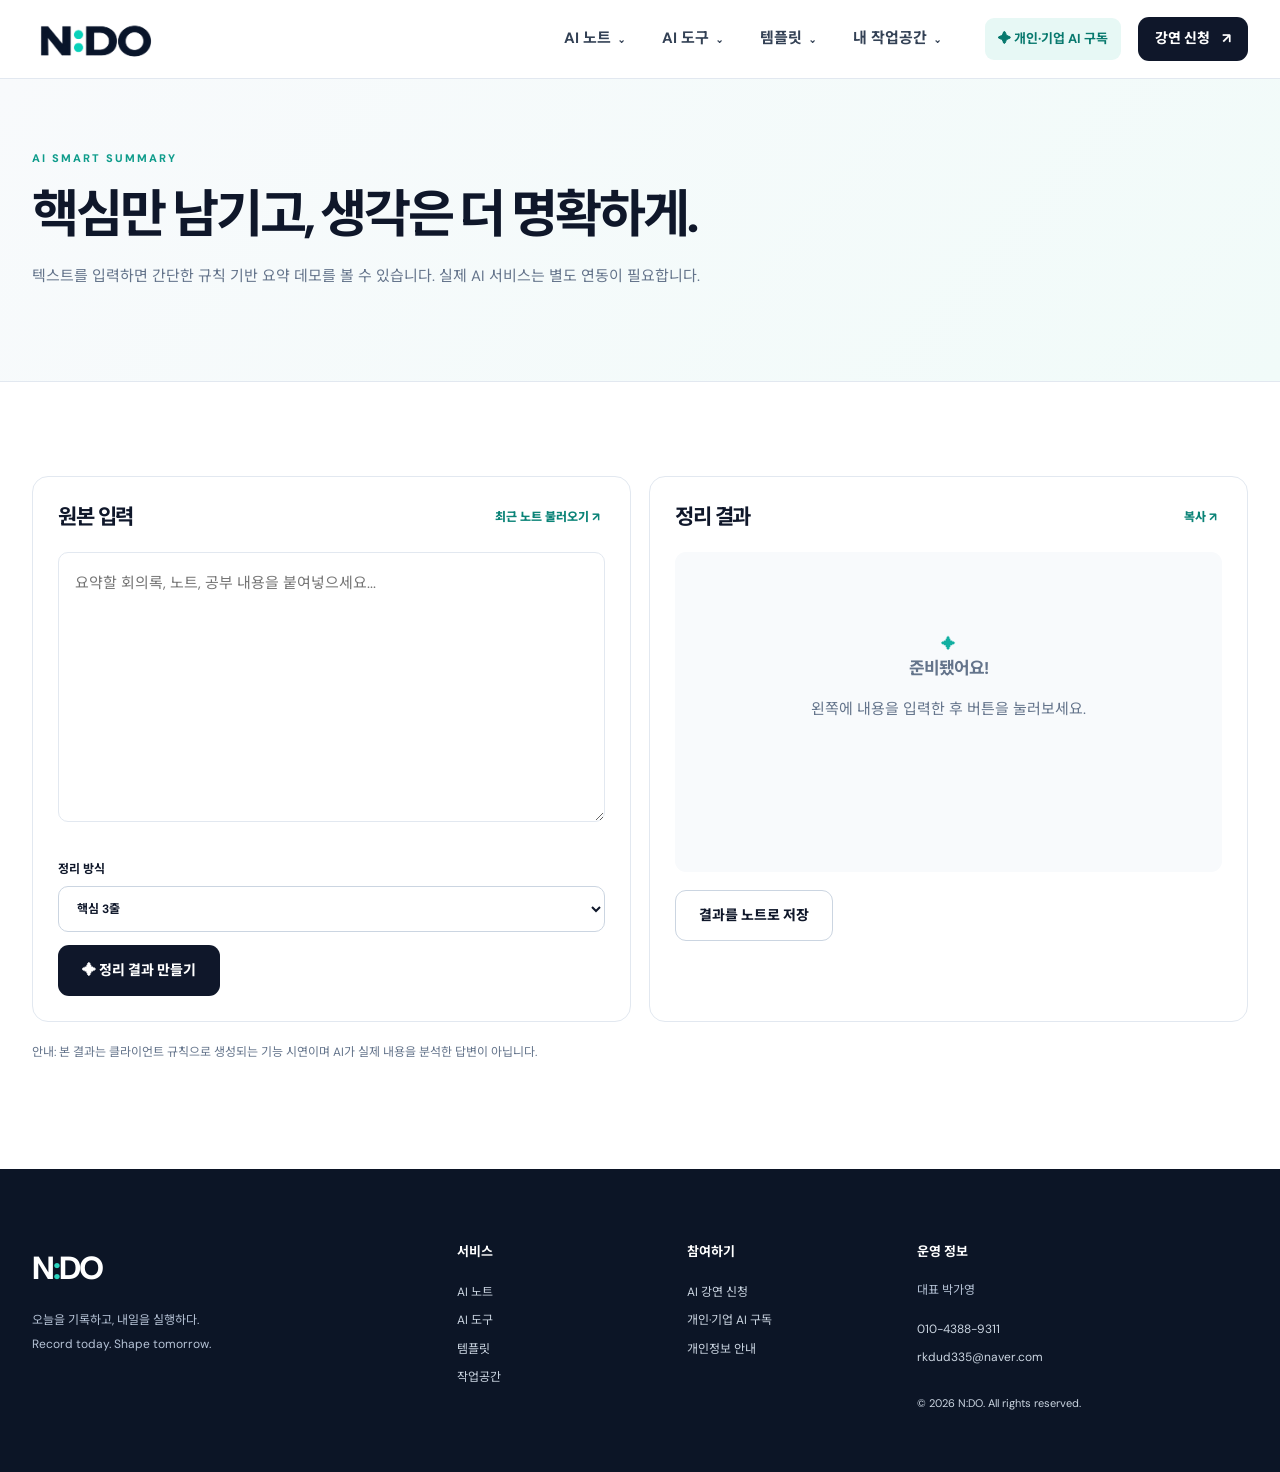
<file: summary.html>
<!doctype html><html lang="ko"><head><meta charset="utf-8"><meta name="viewport" content="width=device-width, initial-scale=1"><meta name="theme-color" content="#0F172A"><meta name="description" content="N:DO AI NOTE — AI와 함께 쓰고 정리하는 스마트 지식 작업공간"><link rel="icon" href="assets/logo.png"><link rel="stylesheet" href="css/style.css"><script defer src="js/app.js"></script><title>AI 요약·정리 | N:DO AI NOTE</title></head><body><a class="skip-link" href="#main">본문 바로가기</a><header class="site-header"><div class="container header-inner"><a class="brand" href="index.html" aria-label="N:DO 홈"><img src="assets/logo.png" alt="N:DO 로고"></a><nav class="desktop-nav" aria-label="주 메뉴"><div class="nav-group"><button class="nav-trigger" aria-haspopup="true">AI 노트<span>⌄</span></button><div class="dropdown"><a href="notes-new.html">새 노트 작성<span>↗</span></a><a href="notes.html">내 노트 보관함<span>↗</span></a></div></div><div class="nav-group"><button class="nav-trigger" aria-haspopup="true">AI 도구<span>⌄</span></button><div class="dropdown"><a href="summary.html">AI 요약·정리<span>↗</span></a><a href="search.html">AI 검색·질문<span>↗</span></a></div></div><div class="nav-group"><button class="nav-trigger" aria-haspopup="true">템플릿<span>⌄</span></button><div class="dropdown"><a href="templates.html">추천 템플릿<span>↗</span></a><a href="my-templates.html">내 템플릿<span>↗</span></a></div></div><div class="nav-group"><button class="nav-trigger" aria-haspopup="true">내 작업공간<span>⌄</span></button><div class="dropdown"><a href="dashboard.html">대시보드<span>↗</span></a></div></div></nav><div class="header-actions"><a class="text-link sub-nav-priority" href="subscribe.html">✦ 개인·기업 AI 구독</a><a class="btn btn-primary btn-sm" href="lecture.html">강연 신청 <span>↗</span></a><button class="menu-toggle" aria-label="모바일 메뉴 열기" aria-expanded="false">☰</button></div></div><div class="mobile-nav" id="mobileNav"><a href="index.html">홈</a><details><summary>AI 노트</summary><a href="notes-new.html">새 노트 작성</a><a href="notes.html">내 노트 보관함</a></details><details><summary>AI 도구</summary><a href="summary.html">AI 요약·정리</a><a href="search.html">AI 검색·질문</a></details><details><summary>템플릿</summary><a href="templates.html">추천 템플릿</a><a href="my-templates.html">내 템플릿</a></details><details><summary>내 작업공간</summary><a href="dashboard.html">대시보드</a></details><a href="lecture.html">강연 신청</a><a href="subscribe.html">개인·기업 AI 구독</a></div></header><main id="main"><div class="page-hero"><div class="container"><div class="eyebrow">AI SMART SUMMARY</div><h1>핵심만 남기고, 생각은 더 명확하게.</h1><p>텍스트를 입력하면 간단한 규칙 기반 요약 데모를 볼 수 있습니다. 실제 AI 서비스는 별도 연동이 필요합니다.</p></div></div><section class="section container"><div class="tool-layout"><div class="tool-panel"><div class="panel-title"><h2>원본 입력</h2><button class="text-button" id="loadLatest">최근 노트 불러오기 ↗</button></div><textarea id="summaryInput" class="large-textarea" placeholder="요약할 회의록, 노트, 공부 내용을 붙여넣으세요..."></textarea><label class="field">정리 방식<select id="summaryMode"><option value="brief">핵심 3줄</option><option value="bullets">불릿 정리</option><option value="actions">실행 항목 정리</option></select></label><button class="btn btn-primary" id="runSummary">✦ 정리 결과 만들기</button></div><div class="tool-panel"><div class="panel-title"><h2>정리 결과</h2><button class="text-button" id="copySummary">복사 ↗</button></div><div id="summaryOutput" class="result-output"><div class="empty-result">✦<h3>준비됐어요!</h3><p>왼쪽에 내용을 입력한 후 버튼을 눌러보세요.</p></div></div><button class="btn btn-outline" id="saveSummary">결과를 노트로 저장</button></div></div><p class="footnote">안내: 본 결과는 클라이언트 규칙으로 생성되는 기능 시연이며 AI가 실제 내용을 분석한 답변이 아닙니다.</p></section></main><footer class="footer"><div class="container footer-grid"><div><a class="footer-brand" href="index.html">N<span>:</span>DO</a><p>오늘을 기록하고, 내일을 실행하다.<br>Record today. Shape tomorrow.</p></div><div><b>서비스</b><a href="notes-new.html">AI 노트</a><a href="summary.html">AI 도구</a><a href="templates.html">템플릿</a><a href="dashboard.html">작업공간</a></div><div><b>참여하기</b><a href="lecture.html">AI 강연 신청</a><a href="subscribe.html">개인·기업 AI 구독</a><a href="privacy.html">개인정보 안내</a></div><div><b>운영 정보</b><p>대표 박가영</p><a href="tel:01043889311">010-4388-9311</a><a href="mailto:rkdud335@naver.com">rkdud335@naver.com</a><small>© 2026 N:DO. All rights reserved.</small></div></div></footer><div class="toast" role="status" aria-live="polite"></div></body></html>
</file>
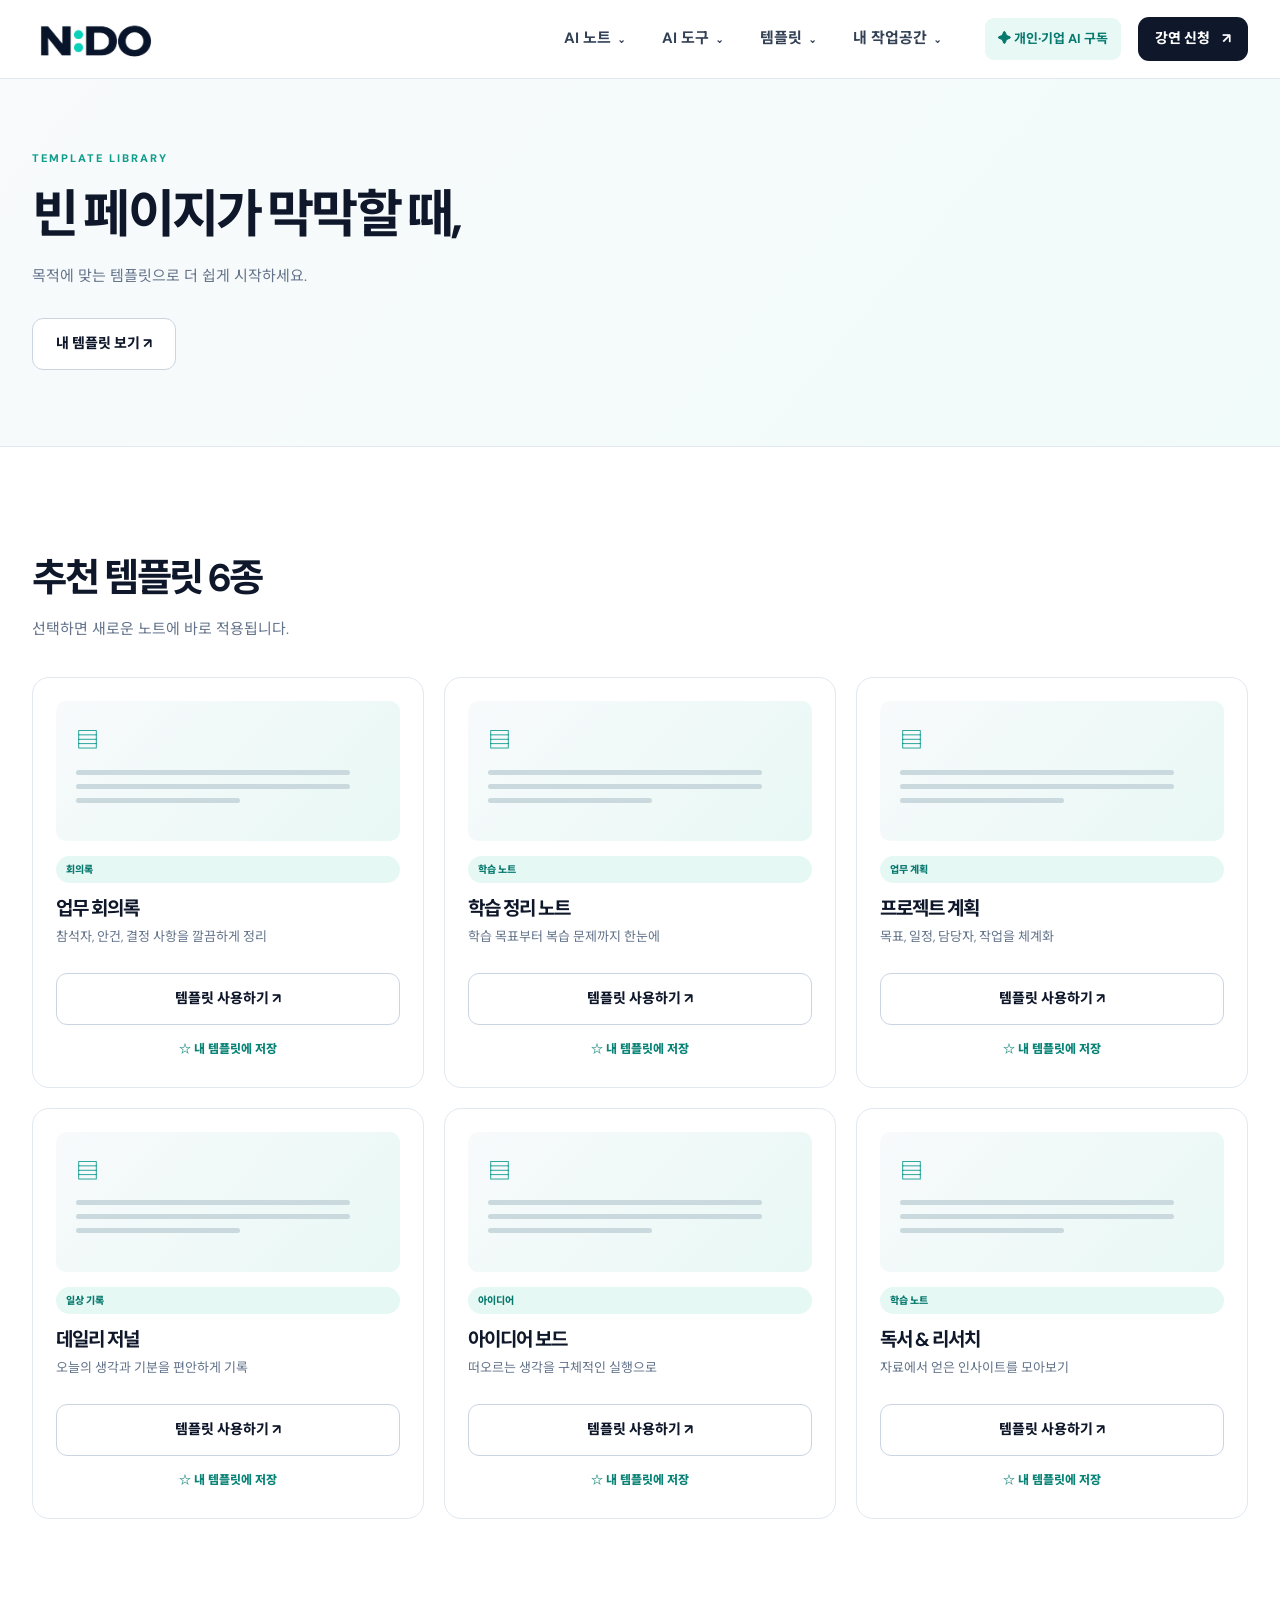
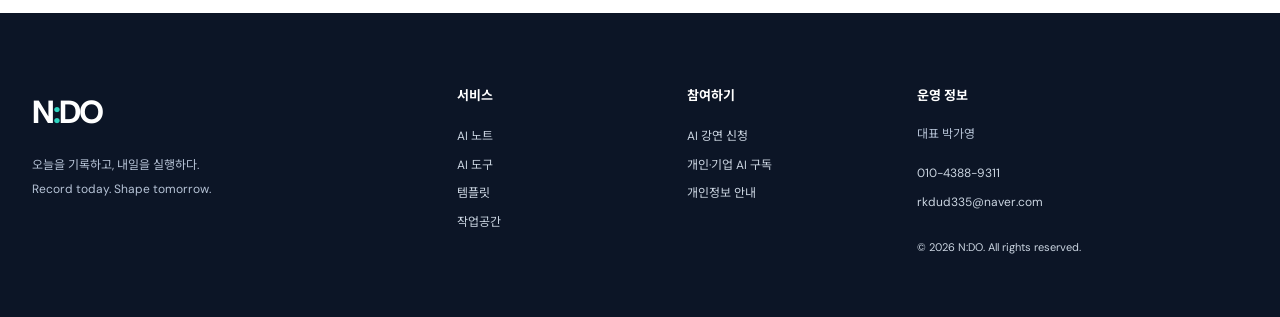
<file: templates.html>
<!doctype html><html lang="ko"><head><meta charset="utf-8"><meta name="viewport" content="width=device-width, initial-scale=1"><meta name="theme-color" content="#0F172A"><meta name="description" content="N:DO AI NOTE — AI와 함께 쓰고 정리하는 스마트 지식 작업공간"><link rel="icon" href="assets/logo.png"><link rel="stylesheet" href="css/style.css"><script defer src="js/app.js"></script><title>추천 템플릿 | N:DO AI NOTE</title></head><body><a class="skip-link" href="#main">본문 바로가기</a><header class="site-header"><div class="container header-inner"><a class="brand" href="index.html" aria-label="N:DO 홈"><img src="assets/logo.png" alt="N:DO 로고"></a><nav class="desktop-nav" aria-label="주 메뉴"><div class="nav-group"><button class="nav-trigger" aria-haspopup="true">AI 노트<span>⌄</span></button><div class="dropdown"><a href="notes-new.html">새 노트 작성<span>↗</span></a><a href="notes.html">내 노트 보관함<span>↗</span></a></div></div><div class="nav-group"><button class="nav-trigger" aria-haspopup="true">AI 도구<span>⌄</span></button><div class="dropdown"><a href="summary.html">AI 요약·정리<span>↗</span></a><a href="search.html">AI 검색·질문<span>↗</span></a></div></div><div class="nav-group"><button class="nav-trigger" aria-haspopup="true">템플릿<span>⌄</span></button><div class="dropdown"><a href="templates.html">추천 템플릿<span>↗</span></a><a href="my-templates.html">내 템플릿<span>↗</span></a></div></div><div class="nav-group"><button class="nav-trigger" aria-haspopup="true">내 작업공간<span>⌄</span></button><div class="dropdown"><a href="dashboard.html">대시보드<span>↗</span></a></div></div></nav><div class="header-actions"><a class="text-link sub-nav-priority" href="subscribe.html">✦ 개인·기업 AI 구독</a><a class="btn btn-primary btn-sm" href="lecture.html">강연 신청 <span>↗</span></a><button class="menu-toggle" aria-label="모바일 메뉴 열기" aria-expanded="false">☰</button></div></div><div class="mobile-nav" id="mobileNav"><a href="index.html">홈</a><details><summary>AI 노트</summary><a href="notes-new.html">새 노트 작성</a><a href="notes.html">내 노트 보관함</a></details><details><summary>AI 도구</summary><a href="summary.html">AI 요약·정리</a><a href="search.html">AI 검색·질문</a></details><details><summary>템플릿</summary><a href="templates.html">추천 템플릿</a><a href="my-templates.html">내 템플릿</a></details><details><summary>내 작업공간</summary><a href="dashboard.html">대시보드</a></details><a href="lecture.html">강연 신청</a><a href="subscribe.html">개인·기업 AI 구독</a></div></header><main id="main"><div class="page-hero"><div class="container"><div class="eyebrow">TEMPLATE LIBRARY</div><h1>빈 페이지가 막막할 때,</h1><p>목적에 맞는 템플릿으로 더 쉽게 시작하세요.</p><a href="my-templates.html" class="btn btn-outline">내 템플릿 보기 ↗</a></div></div><section class="section container"><div class="section-heading"><h2>추천 템플릿 6종</h2><p>선택하면 새로운 노트에 바로 적용됩니다.</p></div><div class="template-grid"><article class="template-card"><div class="template-preview"><span>▤</span><i></i><i></i><i class="short"></i></div><span class="tag">회의록</span><h3>업무 회의록</h3><p>참석자, 안건, 결정 사항을 깔끔하게 정리</p><button class="btn btn-outline template-use" data-template="0">템플릿 사용하기 ↗</button><button class="text-button template-favorite" data-template="0">☆ 내 템플릿에 저장</button></article><article class="template-card"><div class="template-preview"><span>▤</span><i></i><i></i><i class="short"></i></div><span class="tag">학습 노트</span><h3>학습 정리 노트</h3><p>학습 목표부터 복습 문제까지 한눈에</p><button class="btn btn-outline template-use" data-template="1">템플릿 사용하기 ↗</button><button class="text-button template-favorite" data-template="1">☆ 내 템플릿에 저장</button></article><article class="template-card"><div class="template-preview"><span>▤</span><i></i><i></i><i class="short"></i></div><span class="tag">업무 계획</span><h3>프로젝트 계획</h3><p>목표, 일정, 담당자, 작업을 체계화</p><button class="btn btn-outline template-use" data-template="2">템플릿 사용하기 ↗</button><button class="text-button template-favorite" data-template="2">☆ 내 템플릿에 저장</button></article><article class="template-card"><div class="template-preview"><span>▤</span><i></i><i></i><i class="short"></i></div><span class="tag">일상 기록</span><h3>데일리 저널</h3><p>오늘의 생각과 기분을 편안하게 기록</p><button class="btn btn-outline template-use" data-template="3">템플릿 사용하기 ↗</button><button class="text-button template-favorite" data-template="3">☆ 내 템플릿에 저장</button></article><article class="template-card"><div class="template-preview"><span>▤</span><i></i><i></i><i class="short"></i></div><span class="tag">아이디어</span><h3>아이디어 보드</h3><p>떠오르는 생각을 구체적인 실행으로</p><button class="btn btn-outline template-use" data-template="4">템플릿 사용하기 ↗</button><button class="text-button template-favorite" data-template="4">☆ 내 템플릿에 저장</button></article><article class="template-card"><div class="template-preview"><span>▤</span><i></i><i></i><i class="short"></i></div><span class="tag">학습 노트</span><h3>독서 &amp; 리서치</h3><p>자료에서 얻은 인사이트를 모아보기</p><button class="btn btn-outline template-use" data-template="5">템플릿 사용하기 ↗</button><button class="text-button template-favorite" data-template="5">☆ 내 템플릿에 저장</button></article></div></section></main><footer class="footer"><div class="container footer-grid"><div><a class="footer-brand" href="index.html">N<span>:</span>DO</a><p>오늘을 기록하고, 내일을 실행하다.<br>Record today. Shape tomorrow.</p></div><div><b>서비스</b><a href="notes-new.html">AI 노트</a><a href="summary.html">AI 도구</a><a href="templates.html">템플릿</a><a href="dashboard.html">작업공간</a></div><div><b>참여하기</b><a href="lecture.html">AI 강연 신청</a><a href="subscribe.html">개인·기업 AI 구독</a><a href="privacy.html">개인정보 안내</a></div><div><b>운영 정보</b><p>대표 박가영</p><a href="tel:01043889311">010-4388-9311</a><a href="mailto:rkdud335@naver.com">rkdud335@naver.com</a><small>© 2026 N:DO. All rights reserved.</small></div></div></footer><div class="toast" role="status" aria-live="polite"></div></body></html>
</file>
<file: css/style.css>
@import url('https://fonts.googleapis.com/css2?family=DM+Sans:wght@400;500;600;700;800&family=Noto+Sans+KR:wght@400;500;600;700;800&display=swap');
:root{--navy:#0F172A;--slate:#334155;--mint:#2DD4BF;--base:#F8FAFC;--muted:#64748B;--border:#E2E8F0;--shadow:0 20px 60px rgba(15,23,42,.07)}*{box-sizing:border-box}html{scroll-behavior:smooth}body{margin:0;background:white;color:var(--navy);font-family:'DM Sans','Noto Sans KR',sans-serif;font-size:15px;line-height:1.7;word-break:keep-all}h1,h2,h3,p{margin-top:0}h1,h2,h3{letter-spacing:-.055em;line-height:1.35}h1{font-size:clamp(34px,4.2vw,60px)}h2{font-size:clamp(25px,3vw,40px)}h3{font-size:20px}a{color:inherit;text-decoration:none}button,input,textarea,select{font:inherit}button{cursor:pointer}button:disabled{opacity:.5;cursor:not-allowed}input,textarea,select{max-width:100%}a:focus-visible,button:focus-visible,input:focus-visible,textarea:focus-visible,select:focus-visible,summary:focus-visible{outline:3px solid var(--mint);outline-offset:3px}.container{max-width:1280px;width:calc(100% - 64px);margin:0 auto}.sr-only{position:absolute;width:1px;height:1px;overflow:hidden;clip:rect(0,0,0,0);white-space:nowrap}.skip-link{position:absolute;left:10px;top:-70px;z-index:200;background:var(--navy);color:white;padding:10px}.skip-link:focus{top:10px}.site-header{position:sticky;top:0;z-index:100;background:rgba(255,255,255,.96);backdrop-filter:blur(20px);border-bottom:1px solid var(--border)}.header-inner{height:78px;display:flex;align-items:center;justify-content:space-between;gap:32px}.brand{width:126px;height:62px;overflow:hidden;display:flex;align-items:center;justify-content:center;flex:none}.brand img{width:133px;height:133px;object-fit:contain;max-width:none}.desktop-nav{display:flex;align-items:center;gap:12px;margin-left:auto}.nav-group{position:relative}.nav-trigger{border:0;background:transparent;color:var(--slate);padding:20px 13px;font-weight:700;white-space:nowrap}.nav-trigger span{font-size:12px;margin-left:7px}.nav-trigger:hover{color:#0F766E}.dropdown{display:none;position:absolute;top:calc(100% - 5px);left:0;min-width:210px;background:white;border:1px solid var(--border);border-radius:14px;padding:9px;box-shadow:var(--shadow)}.nav-group:hover .dropdown,.nav-group:focus-within .dropdown,.nav-group.open .dropdown{display:block}.dropdown a{display:flex;justify-content:space-between;padding:11px 12px;border-radius:9px;white-space:nowrap;font-size:14px}.dropdown a:hover{background:var(--base);color:#0F766E}.header-actions{display:flex;align-items:center;gap:17px}.text-link{font-size:13px;font-weight:700;white-space:nowrap}.text-link:hover{color:#0F766E}.btn{display:inline-flex;align-items:center;justify-content:center;gap:12px;padding:13px 23px;border-radius:11px;font-weight:750;font-size:14px;border:1px solid transparent;min-height:48px;transition:transform .18s,background .18s,border .18s;white-space:nowrap}.btn:hover{transform:translateY(-2px)}.btn-primary{background:var(--navy);color:white}.btn-primary:hover{background:#223657}.btn-mint{background:var(--mint);color:var(--navy)}.btn-mint:hover{background:#5EEAD4}.btn-outline{color:var(--navy);background:white;border-color:#CBD5E1}.btn-outline:hover{border-color:var(--slate)}.btn-sm{padding:9px 16px;min-height:39px}.btn-block{width:100%}.menu-toggle,.mobile-nav{display:none}.home-hero{background:radial-gradient(ellipse at 80% 30%,#E0F7F4 0%,transparent 48%),linear-gradient(155deg,#F8FAFC 0%,#FFF 65%);padding:85px 0 94px;overflow:hidden}.hero-layout{display:grid;grid-template-columns:1fr 1.03fr;align-items:center;gap:60px}.pill{display:inline-flex;align-items:center;gap:9px;background:white;border:1px solid #D1E9E6;color:#0F766E;border-radius:60px;padding:8px 14px;font-size:11px;font-weight:800;letter-spacing:.045em}.pill-dot{width:5px;height:5px;background:var(--mint);border-radius:50%}.hero-copy h1{font-size:clamp(39px,4.8vw,65px);line-height:1.2;margin:29px 0 25px}.hero-copy em{font-style:normal;color:#0F9C8B}.hero-copy>p{color:var(--muted);font-size:16px;line-height:2}.hero-buttons{display:flex;gap:12px;margin:34px 0 27px;flex-wrap:wrap}.hero-proof{display:flex;gap:18px;flex-wrap:wrap;font-size:12px;color:var(--muted)}.hero-dashboard{border:1px solid #E0E8EF;border-radius:22px;background:white;box-shadow:0 45px 100px rgba(15,23,42,.15);overflow:hidden;transform:rotate(1deg)}.dash-top{height:62px;display:flex;align-items:center;justify-content:space-between;padding:0 23px;border-bottom:1px solid var(--border);font-size:12px}.dash-top b span,.footer-brand span{color:var(--mint)}.online{font-size:10px;letter-spacing:.04em;color:var(--muted)}.online i{display:inline-block;height:7px;width:7px;border-radius:50%;background:var(--mint);margin-right:4px}.preview-content{padding:32px}.preview-content h3{margin:0 0 5px;font-size:24px}.preview-content>p{color:var(--muted);font-size:13px}.mini-stats{display:grid;grid-template-columns:repeat(3,1fr);gap:12px;margin:27px 0}.mini-stats>div{padding:16px;border:1px solid var(--border);border-radius:12px;background:#FBFDFE;display:flex;flex-direction:column}.mini-stats small,.mini-stats span{color:var(--muted);font-size:11px}.mini-stats strong{font-size:32px;line-height:1.6}.preview-bottom{display:grid;grid-template-columns:1.15fr .85fr;gap:12px}.preview-note,.preview-tasks{border:1px solid var(--border);padding:17px;border-radius:14px;min-height:175px}.preview-heading{display:flex;justify-content:space-between;margin-bottom:20px}.fake-line{height:8px;background:#E8EDF3;border-radius:5px;margin:9px 0;width:78%}.fake-line.full{width:100%}.fake-line.short{width:50%}.note-highlight{background:#D8F8F1;color:#136F65;padding:10px;border-radius:7px;font-size:12px;margin-top:18px}.preview-tasks b{display:block;margin-bottom:14px}.preview-tasks div{font-size:12px;padding:7px 0;color:var(--slate)}.section{padding:94px 0}.section-heading{margin-bottom:35px}.section-heading.center{text-align:center}.section-heading h2{margin:12px 0}.section-heading p,.split-section p{color:var(--muted)}.section-heading.center .btn{margin-top:22px}.eyebrow{color:#0F9C8B;font-size:11px;letter-spacing:.18em;font-weight:800;display:block;margin-bottom:12px}.eyebrow.mint{color:var(--mint)}.feature-grid{display:grid;grid-template-columns:repeat(4,1fr);gap:17px}.feature-card{padding:27px 23px;border:1px solid var(--border);border-radius:18px;transition:.2s;background:#FFF;min-height:284px;display:flex;flex-direction:column}.feature-card:hover{transform:translateY(-6px);box-shadow:var(--shadow);border-color:var(--mint)}.icon-tile{display:flex;align-items:center;justify-content:center;width:52px;height:52px;border-radius:14px;background:#E5F9F5;color:#0F9487;font-size:25px;margin-bottom:25px}.feature-card h3{font-size:19px;margin-bottom:10px}.feature-card p{color:var(--muted);font-size:13px;line-height:1.9}.feature-more{color:#0B8076;font-size:12px;font-weight:800;margin-top:auto}.soft-section{background:var(--base)}.split-section{display:grid;grid-template-columns:.85fr 1.15fr;gap:90px;align-items:center}.split-section .btn{margin-top:15px}.steps{display:grid;gap:15px}.steps>div{display:flex;align-items:center;gap:25px;padding:23px 27px;background:white;border:1px solid var(--border);border-radius:14px}.steps span{font-size:26px;font-weight:800;color:#11B4A4}.steps p{color:var(--muted);margin:6px 0 0;font-size:13px}.lecture-banner{background:var(--navy);border-radius:25px;padding:55px;display:flex;align-items:center;justify-content:space-between;gap:25px;color:white;overflow:hidden;position:relative}.lecture-banner:after{content:'';position:absolute;width:310px;height:310px;right:15%;top:-200px;border:45px solid rgba(45,212,191,.1);border-radius:50%;pointer-events:none}.lecture-banner h2{color:white;margin:10px 0}.lecture-banner p{color:#CBD5E1}.tagrow{display:flex;gap:7px;flex-wrap:wrap}.tagrow span{border:1px solid #56657A;border-radius:30px;padding:5px 11px;font-size:11px}.subscribe-band{background:#101E32;padding:62px 0;color:white}.subscribe-inner{display:grid;grid-template-columns:1fr 1fr;gap:55px;align-items:center}.subscribe-inner h2{font-size:30px}.subscribe-inner p{color:#BAC8D5}.inline-subscribe{display:flex;flex-wrap:wrap;gap:8px}.inline-subscribe input{flex:1;min-width:180px}.inline-subscribe small{color:#9FB0C3;width:100%;font-size:11px}.inline-subscribe input,.field input,.field select,.field textarea,.toolbar input,.toolbar select,.search-bar input{border:1px solid #CBD5E1;border-radius:10px;min-height:46px;padding:11px 14px;background:white;color:var(--navy)}.page-hero{background:linear-gradient(130deg,#F8FAFC,#F1FBF9);padding:70px 0 76px;border-bottom:1px solid var(--border)}.page-hero h1{margin:0 0 13px;max-width:900px;font-size:clamp(32px,4vw,52px)}.page-hero p{color:var(--muted);max-width:750px;margin:0 0 15px;line-height:1.9}.page-hero .btn{margin-top:13px}.footer{background:#0C1526;color:#CBD5E1;padding:72px 0 60px}.footer-grid{display:grid;grid-template-columns:2fr 1fr 1fr 1.7fr;gap:35px}.footer-brand{font-weight:800;color:white;font-size:32px;letter-spacing:-.06em}.footer p{font-size:12px;line-height:2;color:#B6C3D6;margin:13px 0}.footer b{color:white;font-size:13px;margin-bottom:15px;display:block}.footer-grid>div:not(:first-child)>a{display:block;font-size:12px;padding:4px 0}.footer a:hover{color:var(--mint)}.footer small{font-size:11px;display:block;margin-top:22px}.workspace{display:grid;grid-template-columns:205px minmax(0,1fr) 270px;gap:18px;padding-top:40px;padding-bottom:75px}.workspace-side,.editor-panel,.ai-side,.tool-panel,.panel,.search-panel,.form-card,.legal{border:1px solid var(--border);border-radius:16px;background:white}.workspace-side{padding:20px}.workspace-side h3{font-size:14px;margin-bottom:22px}.workspace-side a{display:block;padding:10px 12px;border-radius:9px;font-size:13px;color:var(--slate)}.workspace-side a:hover,.workspace-side a.active{background:#E5F8F4;color:#087D71}.editor-panel{padding:23px 27px}.editor-toolbar{display:flex;align-items:center;gap:10px;border-bottom:1px solid var(--border);padding-bottom:13px;flex-wrap:wrap}.editor-toolbar .btn{margin-left:auto}.editor-toolbar #saveStatus{font-size:11px;color:var(--muted)}.chip{font-size:11px;background:#E5F8F4;border-radius:40px;padding:5px 10px;color:#0A8478}.note-title{display:block;width:100%;font-size:27px;font-weight:800;letter-spacing:-.04em;border:0;outline:0;padding:26px 0 15px}.note-body{min-height:380px;resize:vertical;width:100%;border:0;outline:0;line-height:1.95;padding:20px 0;font-size:15px}.editor-meta select{border:1px solid var(--border);border-radius:8px;padding:6px;font-size:12px}.editor-meta label,.editor-hint{font-size:11px;color:var(--muted)}.ai-side{padding:23px}.ai-glyph{font-size:28px;color:#079E8E}.ai-side h3{font-size:17px;margin:12px 0}.ai-side p{font-size:12px;color:var(--muted)}.tool-btn{display:block;width:100%;text-align:left;border:1px solid var(--border);padding:12px;border-radius:9px;background:white;font-size:12px;margin:8px 0}.tool-btn:hover{background:#E7F8F5}.notice{background:#F1F5F9;border-radius:9px;padding:13px;font-size:11px;line-height:1.8;color:var(--muted);margin-top:25px}.ai-result{background:#E7F8F5;padding:14px;font-size:12px;border-radius:10px;white-space:pre-wrap;margin-top:15px}.toolbar{display:flex;gap:10px;margin-bottom:24px;flex-wrap:wrap}.toolbar input{flex:1;min-width:180px}.cards-grid{display:grid;grid-template-columns:repeat(3,1fr);gap:16px}.note-card{padding:23px;border:1px solid var(--border);border-radius:15px;min-height:215px;background:white;display:flex;flex-direction:column}.note-card:hover{border-color:var(--mint)}.note-card h3{font-size:18px;margin:8px 0}.note-card p{color:var(--muted);font-size:12px;overflow-wrap:anywhere}.note-card-top{display:flex;justify-content:space-between}.tag{background:#E6F8F4;color:#08796E;border-radius:30px;padding:5px 10px;font-size:10px;font-weight:800;display:inline-block}.note-card-actions{display:flex;align-items:center;gap:13px;margin-top:auto;font-size:12px;color:var(--muted)}.note-card-actions a{color:#0C8075;font-weight:800}.text-button{background:none;border:0;color:#0A8377;font-size:12px;font-weight:800;padding:5px}.tool-layout{display:grid;grid-template-columns:1fr 1fr;gap:18px}.tool-panel{padding:25px}.panel-title{display:flex;align-items:center;justify-content:space-between;gap:15px;margin-bottom:19px}.panel-title h2{font-size:21px;margin:0}.large-textarea{width:100%;min-height:270px;resize:vertical;border:1px solid var(--border);border-radius:10px;padding:16px;line-height:1.9;margin-bottom:16px}.field{display:flex;flex-direction:column;gap:6px;font-weight:700;font-size:12px;margin:13px 0}.field span,.check-field em{color:#0D9D8E}.field textarea{resize:vertical}.result-output{min-height:320px;padding:20px;border-radius:11px;background:var(--base);margin-bottom:18px;white-space:pre-wrap;overflow-wrap:anywhere}.empty-result{text-align:center;color:var(--muted);padding:60px 0}.empty-result:first-letter{color:#11AFA1}.result-output h3{font-size:17px}.footnote{color:var(--muted);font-size:12px;margin-top:20px}.search-panel{padding:40px;max-width:850px;margin:0 auto 33px;text-align:center}.search-panel h2{font-size:26px}.search-panel p{font-size:12px;color:var(--muted)}.search-bar{display:flex;gap:10px}.search-bar input{flex:1}.search-results{margin-top:15px}.template-grid{display:grid;grid-template-columns:repeat(3,1fr);gap:20px}.template-card{border:1px solid var(--border);padding:23px;border-radius:17px;background:white;display:flex;flex-direction:column}.template-card h3{font-size:19px;margin:13px 0 4px}.template-card p{font-size:13px;color:var(--muted);flex:1}.template-preview{height:140px;background:linear-gradient(135deg,#F8FAFC,#E8F8F5);border-radius:10px;margin-bottom:15px;padding:20px;display:flex;flex-direction:column;gap:9px}.template-preview span{font-size:23px;color:#0A988C}.template-preview i{display:block;height:5px;background:#C9D9DE;width:90%;border-radius:8px}.template-preview i.short{width:54%}.template-card .btn{margin-top:12px}.template-favorite{margin-top:9px}.kpi-grid{display:grid;grid-template-columns:repeat(3,1fr);gap:16px;margin-bottom:25px}.kpi-grid article{border:1px solid var(--border);padding:23px;border-radius:15px;display:flex;flex-direction:column}.kpi-grid small,.kpi-grid span{font-size:12px;color:var(--muted)}.kpi-grid strong{font-size:36px;margin:6px 0}.dashboard-panels{display:grid;grid-template-columns:1fr 1fr;gap:20px}.panel{padding:25px;min-height:280px}.panel-title a{font-size:12px;color:#0F9183}.quick-links a{display:block;padding:12px;border-bottom:1px solid var(--border);font-size:13px}.quick-links a:hover{background:var(--base)}.dashboard-note{display:block;padding:13px 0;border-bottom:1px solid var(--border)}.dashboard-note span{display:block;color:var(--muted);font-size:11px}.form-layout,.subscribe-layout{display:grid;grid-template-columns:1fr 1fr;gap:60px;align-items:start}.lecture-info{padding-top:22px}.lecture-info h2{font-size:40px}.lecture-info>p{color:var(--muted)}.lecture-points{margin-top:36px}.lecture-points>div{padding:20px 0;border-bottom:1px solid var(--border)}.lecture-points p{font-size:12px;color:var(--muted);margin:4px 0}.form-card{padding:34px;box-shadow:var(--shadow)}.form-card h2{font-size:28px;margin:8px 0}.form-card>p{font-size:13px;color:var(--muted)}.form-row{display:grid;grid-template-columns:1fr 1fr;gap:13px}.check-field{display:flex;align-items:flex-start;gap:9px;font-size:12px;margin:18px 0;line-height:1.7}.check-field input{accent-color:#0D9C8E;margin-top:4px}.check-field a{color:#0A8277;text-decoration:underline}.form-note{display:block;font-size:11px;color:var(--muted);margin-top:12px}.form-feedback{font-size:12px;margin-top:12px;color:#0A8277}.content-grid{display:grid;gap:14px}.content-grid article{border:1px solid var(--border);border-radius:12px;padding:20px}.content-grid span{font-size:23px;color:#0A988C}.content-grid h3{font-size:17px;margin:5px 0}.content-grid p{color:var(--muted);font-size:12px;margin:0}.legal{padding:40px;max-width:850px}.legal h2{font-size:26px}.legal h3{margin-top:26px;font-size:17px}.legal p{color:var(--slate)}.toast{position:fixed;right:25px;bottom:25px;background:var(--navy);color:white;padding:13px 20px;border-radius:10px;box-shadow:var(--shadow);z-index:200;font-size:13px;opacity:0;pointer-events:none;transform:translateY(10px);transition:.2s}.toast.show{opacity:1;transform:translateY(0)}.empty-state{grid-column:1/-1;text-align:center;border:1px dashed #CBD5E1;background:#F8FAFC;border-radius:18px;padding:55px 20px}.empty-state h3{margin:10px 0}.empty-state p{color:var(--muted);font-size:13px}.empty-state .btn{margin-top:14px}
@media(max-width:1130px){.desktop-nav{gap:0}.nav-trigger{padding:19px 8px;font-size:12px}.header-inner{gap:12px}.header-actions .text-link{display:none}.hero-layout{gap:30px}.workspace{grid-template-columns:170px minmax(0,1fr)}.workspace .ai-side{grid-column:2}}@media(max-width:900px){.desktop-nav,.header-actions .text-link{display:none}.menu-toggle{display:block;border:1px solid var(--border);background:white;border-radius:9px;padding:5px 11px;font-size:20px}.mobile-nav.open{display:block;max-height:calc(100vh - 78px);overflow:auto;border-top:1px solid var(--border);padding:15px 6%;background:white}.mobile-nav>a,.mobile-nav summary{display:block;padding:12px;font-weight:700;border-bottom:1px solid var(--border);cursor:pointer}.mobile-nav details a{display:block;padding:9px 30px;font-size:13px;background:#F8FAFC}.feature-grid{grid-template-columns:repeat(2,1fr)}.hero-layout,.split-section,.subscribe-inner{grid-template-columns:1fr}.hero-copy{max-width:670px}.hero-dashboard{max-width:700px}.form-layout,.subscribe-layout{gap:28px}.workspace{grid-template-columns:1fr}.workspace-side{display:flex;flex-wrap:wrap;gap:7px}.workspace-side h3{width:100%;margin-bottom:0}.workspace .ai-side{grid-column:auto}.footer-grid{grid-template-columns:repeat(2,1fr)}}@media(max-width:680px){.container{width:calc(100% - 34px)}.header-inner{height:68px}.brand{width:100px}.brand img{width:120px;height:120px}.header-actions{gap:8px}.header-actions .btn{font-size:11px;padding:7px 10px;min-height:37px}.home-hero{padding:50px 0 55px}.hero-copy h1{font-size:39px}.hero-copy>p{font-size:13px}.hero-proof{gap:9px;font-size:10px}.hero-dashboard{transform:none}.preview-content{padding:16px}.mini-stats{gap:5px}.mini-stats>div{padding:10px}.mini-stats strong{font-size:26px}.preview-bottom{grid-template-columns:1fr}.section{padding:57px 0}.feature-grid,.template-grid,.cards-grid,.tool-layout,.dashboard-panels,.form-layout,.subscribe-layout{grid-template-columns:1fr}.feature-card{min-height:220px}.lecture-banner{padding:32px 23px;align-items:start;flex-direction:column}.subscribe-inner h2{font-size:24px}.page-hero{padding:48px 0}.page-hero h1{font-size:32px}.form-card{padding:22px}.form-row,.kpi-grid{grid-template-columns:1fr}.footer-grid{gap:20px}.footer{padding:45px 0}.workspace{padding-top:20px}.editor-panel{padding:15px}.note-title{font-size:23px}.tool-panel{padding:18px}.search-panel{padding:24px 14px}.search-bar{flex-direction:column}.footer-grid>div:first-child{grid-column:1/-1}}@media(prefers-reduced-motion:reduce){*,*:before,*:after{scroll-behavior:auto!important;transition:none!important}}

/* Additional illustrated homepage sections */
.visual-showcase{background:#F8FAFC}.visual-gallery{display:grid;grid-template-columns:1fr 1fr;gap:24px}.visual-feature,.concept-board{margin:0;background:#fff;border:1px solid #E2E8F0;border-radius:18px;overflow:hidden;box-shadow:0 12px 40px rgba(15,23,42,.05)}.visual-feature img{display:block;width:100%;height:340px;object-fit:cover;object-position:top}.visual-feature figcaption,.concept-board figcaption{padding:16px 22px;color:#64748B;font-size:13px}.concept-board img{display:block;width:100%;height:auto}.visual-feature:first-child img{object-fit:contain;background:#eef7f8}@media(max-width:760px){.visual-gallery{grid-template-columns:1fr}.visual-feature img{height:280px}}

/* Personal & Business membership */
.sub-nav-priority{color:#08796E;background:#E7F8F5;padding:10px 13px;border-radius:9px}.subscription-hero{padding:94px 0 84px;color:white;background:radial-gradient(circle at 80% 40%,#155E62 0%,transparent 35%),linear-gradient(125deg,#0F172A,#182F47)}.subtop{text-align:center;max-width:900px;margin:auto}.subtop h1{font-size:clamp(37px,5vw,67px);margin:21px 0}.subtop h1 em{font-style:normal;color:#2DD4BF}.subtop p{font-size:16px;color:#CBD5E1}.subtop>small{color:#91A9B9;font-size:11px}.subscription-switch{display:inline-flex;gap:6px;padding:7px;background:#263950;border:1px solid #486074;border-radius:100px;margin:24px 0 16px}.sub-switch{border:0;color:#DAE9F2;background:transparent;padding:13px 28px;border-radius:100px;font-weight:800;transition:background .2s}.sub-switch.active{background:#2DD4BF;color:#0F172A}.sub-section-title{text-align:center;margin:0 auto 31px;max-width:700px}.sub-section-title p{color:var(--muted)}.benefit-grid{display:grid;grid-template-columns:repeat(3,1fr);gap:20px}.benefit-box{padding:29px 24px;border:1px solid var(--border);border-radius:19px;background:#fff}.benefit-box .b-icon{display:flex;width:52px;height:52px;border-radius:14px;align-items:center;justify-content:center;font-size:26px;background:#E6F8F4;color:#05796D;margin-bottom:23px}.benefit-box h3{font-size:19px}.benefit-box p{font-size:13px;color:var(--muted);margin:0}.pricing-grid{display:grid;grid-template-columns:repeat(3,minmax(0,1fr));gap:20px}.pricing-card{display:flex;flex-direction:column;border:1px solid var(--border);border-radius:22px;background:white;padding:30px;position:relative}.pricing-card.recommended{border:2px solid #16B8A4;box-shadow:0 22px 60px rgba(8,156,135,.11)}.pricing-card .popular{align-self:flex-start;background:#D7FAF2;color:#036F65;padding:4px 12px;border-radius:100px;font-size:11px;font-weight:800}.pricing-card h3{margin:18px 0 8px}.pricing-card p{font-size:13px;color:var(--muted);min-height:58px}.plan-price{font-size:25px;letter-spacing:-.04em;font-weight:800;margin:6px 0 17px}.pricing-card ul{padding:19px 0 24px;margin:0 0 auto;list-style:none;border-top:1px solid var(--border)}.pricing-card li{font-size:13px;padding:8px 0}.pricing-card li:before{content:'✓';font-weight:900;color:#0C9D8F;margin-right:8px}.pricing-card .btn{width:100%;margin-top:12px}.price-footnote{margin:0;color:var(--muted);font-size:11px}.content-preview-grid{display:grid;grid-template-columns:repeat(3,1fr);gap:20px}.preview-course{background:white;border:1px solid var(--border);border-radius:20px;overflow:hidden}.preview-art{height:185px;display:flex;align-items:center;justify-content:center;gap:20px;background:linear-gradient(135deg,#082B47,#1C9995);color:white}.preview-art>span{font-size:72px;font-weight:800}.preview-art small{font-size:12px;letter-spacing:.2em}.art-two{background:linear-gradient(135deg,#0F172A,#3B587C)}.art-three{background:linear-gradient(135deg,#BEEBE6,#7AD8CF);color:#0F172A}.preview-course-copy{padding:24px}.preview-course-copy h3{margin:13px 0 7px;font-size:18px}.preview-course-copy p{font-size:13px;color:var(--muted);min-height:46px}.preview-course-copy a{font-size:13px;color:#087E72;font-weight:800}.business-contact{display:grid;grid-template-columns:1fr 1.06fr;gap:70px;align-items:start}.business-contact-info{padding:40px 0}.business-contact-info h2{font-size:clamp(28px,3vw,42px)}.business-contact-info>p{color:var(--muted)}.enterprise-list{margin:30px 0}.enterprise-list div{padding:10px 0;font-weight:700;color:var(--slate)}.business-form{border:1px solid var(--border);border-radius:20px}.faq-grid{display:grid;grid-template-columns:.8fr 1.2fr;gap:80px}.faq-grid p{color:var(--muted)}.faq-grid details{background:white;border-radius:12px;padding:18px 22px;margin-bottom:10px;border:1px solid var(--border)}.faq-grid summary{cursor:pointer;font-weight:800}.faq-grid details p{font-size:13px;margin:14px 0 0}.home-membership{background:#0F172A;color:white;padding:68px 0}.home-membership-inner{display:grid;grid-template-columns:1fr 1fr;gap:50px;align-items:center}.home-membership h2{color:white;font-size:clamp(28px,3vw,43px)}.home-membership p{color:#B8CBD7}.home-member-actions{display:flex;gap:10px;flex-wrap:wrap;margin-top:24px}.home-membership .btn-outline{background:transparent;color:white;border-color:#536479}.membership-teasers{display:grid;grid-template-columns:1fr 1fr;gap:14px}.membership-teasers a{border:1px solid #496078;border-radius:16px;padding:26px;background:#1B2A41;transition:.2s}.membership-teasers a:hover{background:#243D54;border-color:#2DD4BF}.membership-teasers span{color:#65DCCA;font-size:10px;letter-spacing:.08em;font-weight:800}.membership-teasers h3{color:white;margin:14px 0}.membership-teasers p{font-size:12px}.membership-teasers b{font-size:12px;color:#2DD4BF}
@media(max-width:1000px){.pricing-grid,.content-preview-grid,.benefit-grid{grid-template-columns:repeat(2,1fr)}.business-contact,.home-membership-inner{grid-template-columns:1fr}.business-contact{gap:10px}}@media(max-width:680px){.subscription-hero{padding:55px 0}.subscription-switch{max-width:100%}.sub-switch{padding:11px 17px;font-size:13px}.benefit-grid,.pricing-grid,.content-preview-grid,.faq-grid,.membership-teasers{grid-template-columns:1fr}.home-membership{padding:52px 0}.business-contact-info{padding:8px 0}.faq-grid{gap:14px}.pricing-card{padding:23px}}
.personal-signup{border:1px solid #cceee8;background:#F1FBF9;border-radius:20px;padding:32px;display:grid;grid-template-columns:1fr 1fr;gap:45px}.personal-signup p{color:#64748B}.personal-interest-form{background:white;border-radius:14px;padding:20px}@media(max-width:760px){.personal-signup{grid-template-columns:1fr;padding:20px}}
</file>
